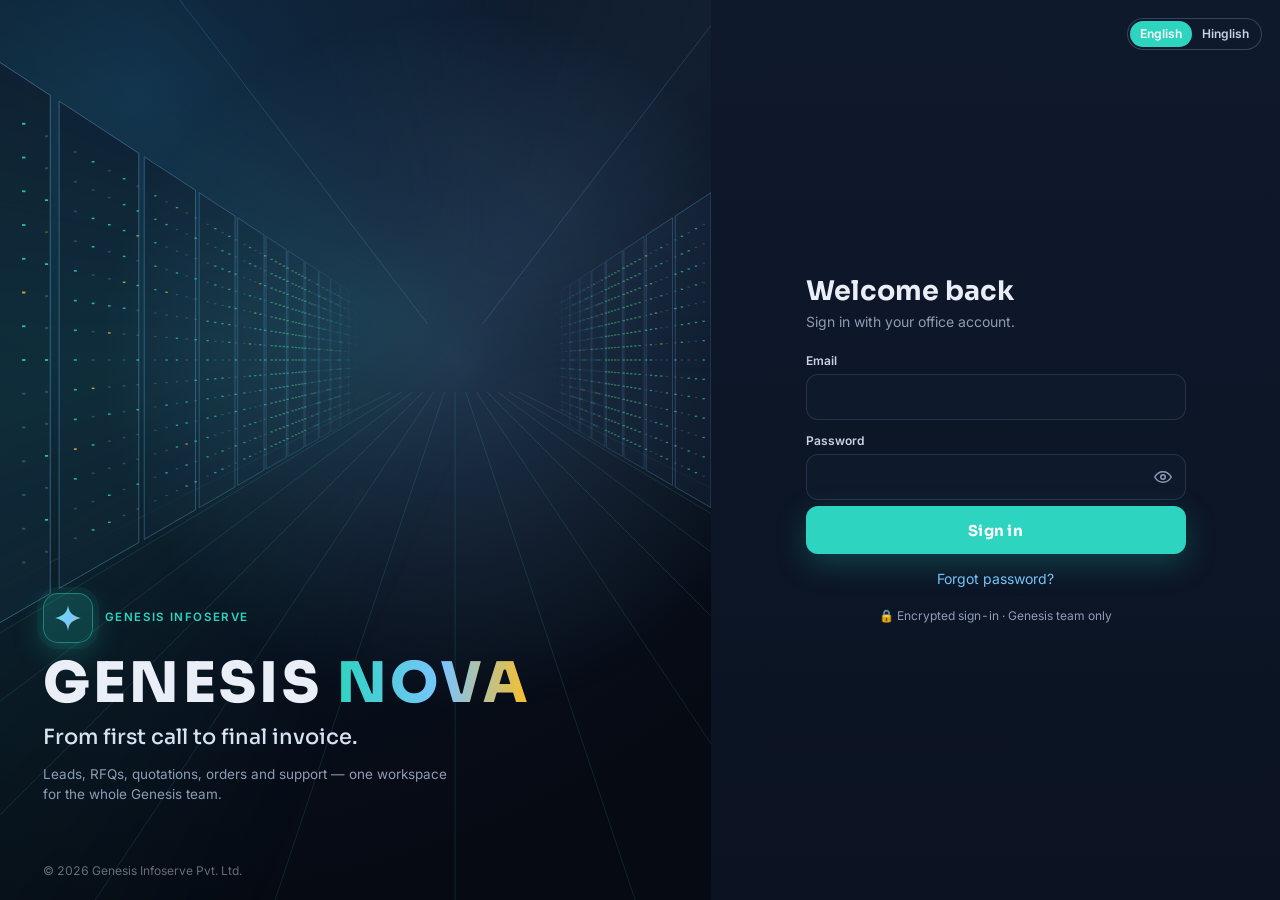
<file: index.html>
<!doctype html>
<html lang="en">
<head>
  <meta charset="utf-8">
  <meta name="viewport" content="width=device-width, initial-scale=1">
  <meta http-equiv="Content-Security-Policy" content="default-src 'self'; script-src 'self'; style-src 'self' 'unsafe-inline'; font-src 'self'; img-src 'self' data: blob: https://*.supabase.co; connect-src 'self' https://*.supabase.co wss://*.supabase.co https://script.google.com https://script.googleusercontent.com https://login.microsoftonline.com https://graph.microsoft.com; object-src 'none'; frame-src 'self' https://login.microsoftonline.com; base-uri 'none'; form-action 'self'; upgrade-insecure-requests">
  <meta name="referrer" content="no-referrer">
  <meta name="robots" content="noindex, nofollow">
  <title>Genesis Nova</title>
  <link rel="icon" href="data:image/svg+xml,%3Csvg xmlns='http://www.w3.org/2000/svg' viewBox='0 0 32 32'%3E%3Crect width='32' height='32' rx='8' fill='%230b1322'/%3E%3Cpath fill='%232dd4bf' d='M16 4c.9 5.9 2.7 9.3 12 12-9.3 2.7-11.1 6.1-12 12-.9-5.9-2.7-9.3-12-12 9.3-2.7 11.1-6.1 12-12z'/%3E%3C/svg%3E">
  <link rel="manifest" href="manifest.webmanifest">
  <meta name="theme-color" content="#0f766e">
  <link rel="apple-touch-icon" href="icon-192.png">
  <meta name="apple-mobile-web-app-capable" content="yes">
  <link rel="preload" href="fonts/inter-latin.woff2" as="font" type="font/woff2" crossorigin>
  <link rel="preload" href="fonts/sora-latin.woff2" as="font" type="font/woff2" crossorigin>
  <link rel="stylesheet" href="styles.css">
  <script src="frame-guard.js"></script>
  <script src="supabase.js" defer></script>
  <link rel="modulepreload" href="core.js"><link rel="modulepreload" href="comms.js"><link rel="modulepreload" href="biz.js"><link rel="modulepreload" href="i18n.js"><link rel="modulepreload" href="data.js"><link rel="modulepreload" href="config.js"><link rel="modulepreload" href="login-fx.js"><link rel="modulepreload" href="lprod.js"><link rel="modulepreload" href="obf.js"><link rel="modulepreload" href="vpo.js"><link rel="modulepreload" href="rte.js"><link rel="modulepreload" href="qpdf.js"><link rel="modulepreload" href="qpick.js"><link rel="modulepreload" href="qcheck.js"><link rel="modulepreload" href="push.js"><link rel="modulepreload" href="files.js"><link rel="modulepreload" href="datebar.js">
  <script type="module" src="main.js"></script>
</head>
<body>
  <div id="root"><div class="empty" style="padding-top:30vh">Loading…</div></div>
  <noscript>Is CRM ko chalane ke liye JavaScript ON karo. / Please enable JavaScript to use this CRM.</noscript>
</body>
</html>
</file>
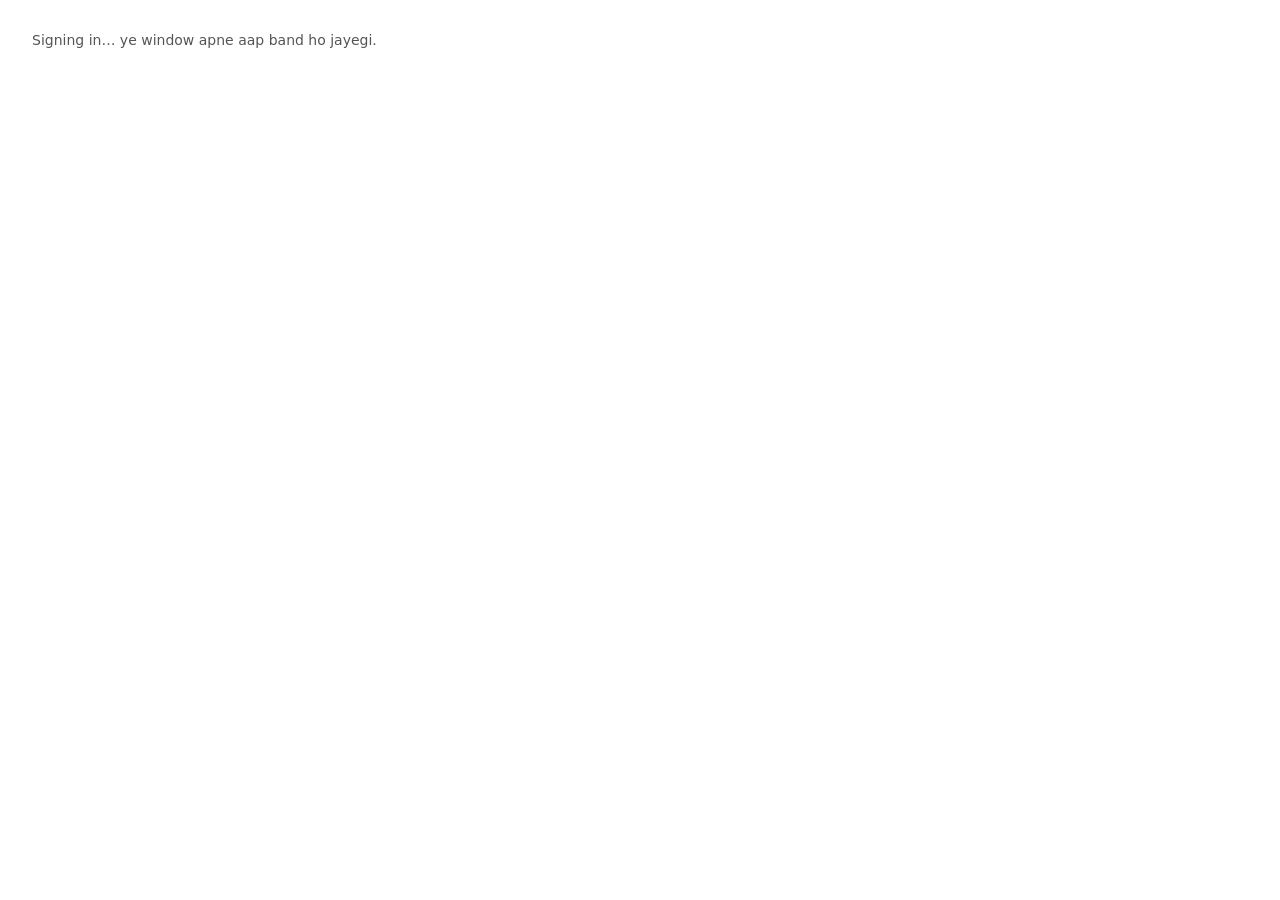
<file: auth-redirect.html>
<!doctype html>
<html lang="en"><head><meta charset="utf-8"><title>Signing in…</title>
<meta http-equiv="Content-Security-Policy" content="default-src 'none'; style-src 'unsafe-inline'">
<meta name="robots" content="noindex"></head>
<body style="font:14px system-ui;padding:24px;color:#555">Signing in… ye window apne aap band ho jayegi.</body></html>
</file>
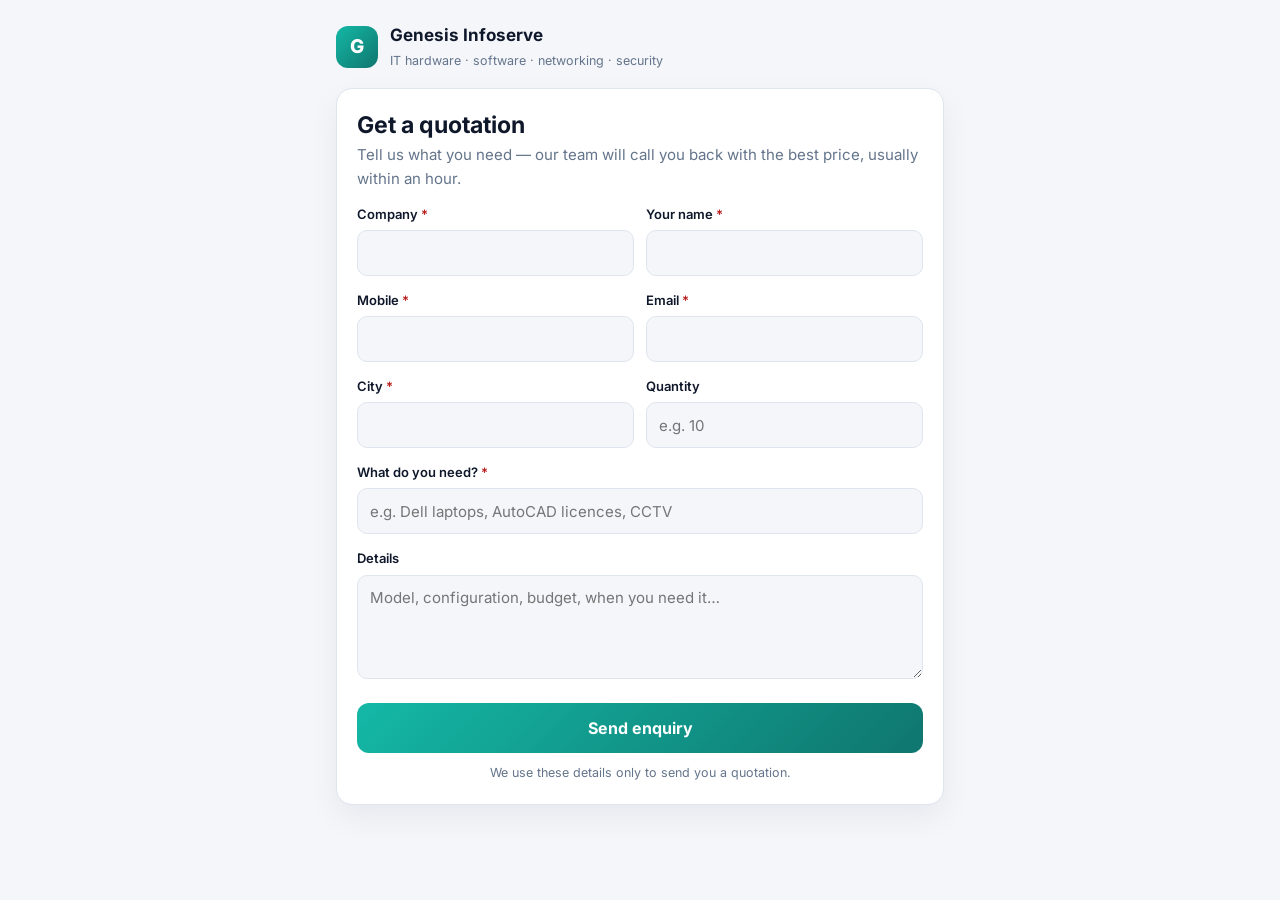
<file: enquiry.html>
<!doctype html>
<html lang="en">
<head>
<meta charset="utf-8">
<meta name="viewport" content="width=device-width, initial-scale=1">
<meta http-equiv="Content-Security-Policy" content="default-src 'self'; script-src 'self'; style-src 'self' 'unsafe-inline'; font-src 'self'; img-src 'self' data:; connect-src 'self' https://*.supabase.co; object-src 'none'; base-uri 'none'; form-action 'none'">
<meta name="referrer" content="no-referrer">
<meta name="robots" content="noindex">
<title>Get a quotation</title>
<link rel="icon" href="data:image/svg+xml,%3Csvg xmlns='http://www.w3.org/2000/svg' viewBox='0 0 32 32'%3E%3Crect width='32' height='32' rx='8' fill='%230b1322'/%3E%3Cpath fill='%232dd4bf' d='M16 4c.9 5.9 2.7 9.3 12 12-9.3 2.7-11.1 6.1-12 12-.9-5.9-2.7-9.3-12-12 9.3-2.7 11.1-6.1 12-12z'/%3E%3C/svg%3E">
<link rel="preload" href="fonts/inter-latin.woff2" as="font" type="font/woff2" crossorigin>
<style>
  @font-face { font-family: "Inter"; font-style: normal; font-display: swap; font-weight: 100 900; src: url(fonts/inter-latin.woff2) format("woff2"); unicode-range: U+0000-00FF,U+0131,U+0152-0153,U+02BB-02BC,U+02C6,U+02DA,U+02DC,U+0304,U+0308,U+0329,U+2000-206F,U+20AC,U+2122,U+2191,U+2193,U+2212,U+2215,U+FEFF,U+FFFD; }
  @font-face { font-family: "Inter"; font-style: normal; font-display: swap; font-weight: 100 900; src: url(fonts/inter-latin-ext.woff2) format("woff2"); unicode-range: U+0100-02BA,U+02BD-02C5,U+02C7-02CC,U+02CE-02D7,U+02DD-02FF,U+1D00-1DBF,U+1E00-1E9F,U+1EF2-1EFF,U+2020,U+20A0-20AB,U+20AD-20C0,U+2113,U+2C60-2C7F,U+A720-A7FF; }
  :root { --bg: #f4f6fa; --card: #ffffff; --ink: #0f172a; --mu: #64748b; --line: #dfe5ee; --acc: #0f766e; --acc2: #14b8a6; --bad: #b91c1c; --bad-bg: #fef2f2; --ok-bg: #ecfdf5; }
  @media (prefers-color-scheme: dark) { :root { --bg: #0b1020; --card: #121a2e; --ink: #e5e9f2; --mu: #94a3b8; --line: #243049; --acc: #2dd4bf; --acc2: #14b8a6; --bad: #fca5a5; --bad-bg: #3b1219; --ok-bg: #0d2a24; } }
  * { box-sizing: border-box; }
  body { margin: 0; background: var(--bg); color: var(--ink); font: 15px/1.55 Inter, system-ui, -apple-system, "Segoe UI", Roboto, sans-serif; }
  .wrap { max-width: 640px; margin: 0 auto; padding: 22px 16px 48px; }
  header { display: flex; align-items: center; gap: 12px; margin-bottom: 16px; }
  .logo { width: 42px; height: 42px; border-radius: 12px; flex: none; display: grid; place-items: center; color: #fff; font-weight: 800; font-size: 19px; background: linear-gradient(135deg, #14b8a6, #0f766e); }
  header b { font-size: 17px; display: block; }
  .mu { color: var(--mu); }
  .card { background: var(--card); border: 1px solid var(--line); border-radius: 16px; padding: 22px 20px; box-shadow: 0 12px 32px rgba(15, 23, 42, .06); }
  h1 { font-size: 23px; line-height: 1.25; margin: 0 0 4px; }
  .grid { display: grid; grid-template-columns: 1fr 1fr; gap: 0 12px; }
  @media (max-width: 560px) { .grid { grid-template-columns: 1fr; } }
  label { display: block; font-weight: 600; font-size: 13px; margin: 14px 0 6px; }
  input, textarea { width: 100%; height: 46px; border: 1px solid var(--line); border-radius: 10px; padding: 0 12px; font: inherit; color: inherit; background: var(--bg); }
  textarea { height: auto; min-height: 104px; padding: 10px 12px; resize: vertical; }
  input:focus, textarea:focus { outline: 2px solid var(--acc2); outline-offset: 1px; border-color: transparent; }
  .req { color: var(--bad); }
  button { width: 100%; height: 50px; margin-top: 18px; border: 0; border-radius: 12px; cursor: pointer; color: #fff; font: 700 16px Inter, system-ui, sans-serif; background: linear-gradient(135deg, #14b8a6, #0f766e); }
  button:disabled { opacity: .65; cursor: wait; }
  .hp { position: absolute; left: -9999px; width: 1px; height: 1px; overflow: hidden; }
  .msg { margin-top: 14px; padding: 10px 12px; border-radius: 10px; background: var(--bad-bg); color: var(--bad); font-weight: 600; font-size: 14px; }
  .done { text-align: center; background: var(--ok-bg); }
  .done .big { font-size: 44px; line-height: 1; }
  .small { font-size: 12.5px; }
  footer { margin-top: 16px; text-align: center; font-size: 13.5px; }
  footer a { color: var(--acc); text-decoration: none; font-weight: 600; }
</style>
</head>
<body>
<div class="wrap">
  <header><div class="logo" aria-hidden="true">G</div><div><b id="coName">Genesis Infoserve</b><span class="mu small">IT hardware · software · networking · security</span></div></header>
  <main class="card" id="formCard">
    <h1>Get a quotation</h1>
    <p class="mu" style="margin:0">Tell us what you need — our team will call you back with the best price, usually within an hour.</p>
    <form id="f" novalidate>
      <div class="grid">
        <div><label for="company">Company <span class="req">*</span></label><input id="company" name="company" required maxlength="200" autocomplete="organization"></div>
        <div><label for="contact">Your name <span class="req">*</span></label><input id="contact" name="contact" required maxlength="120" autocomplete="name"></div>
        <div><label for="phone">Mobile <span class="req">*</span></label><input id="phone" name="phone" required maxlength="40" inputmode="tel" autocomplete="tel"></div>
        <div><label for="email">Email <span class="req">*</span></label><input id="email" name="email" type="email" required maxlength="200" autocomplete="email"></div>
        <div><label for="city">City <span class="req">*</span></label><input id="city" name="city" required maxlength="80" autocomplete="address-level2" list="cities"></div>
        <div><label for="qty">Quantity</label><input id="qty" name="qty" maxlength="40" placeholder="e.g. 10"></div>
      </div>
      <label for="product">What do you need? <span class="req">*</span></label>
      <input id="product" name="product" required maxlength="200" list="products" placeholder="e.g. Dell laptops, AutoCAD licences, CCTV">
      <label for="details">Details</label>
      <textarea id="details" name="details" maxlength="4000" placeholder="Model, configuration, budget, when you need it…"></textarea>
      <div class="hp" aria-hidden="true"><label for="website_url">Leave this empty</label><input id="website_url" name="website_url" tabindex="-1" autocomplete="off"></div>
      <div class="msg" id="msg" role="alert" hidden></div>
      <button type="submit" id="go">Send enquiry</button>
      <p class="mu small" style="text-align:center;margin:10px 0 0">We use these details only to send you a quotation.</p>
    </form>
  </main>
  <section class="card done" id="done" hidden>
    <div class="big" aria-hidden="true">✅</div>
    <h1 style="margin-top:10px">Thank you!</h1>
    <p id="doneText" style="margin:6px 0 0">We have your enquiry. Our team will call you shortly.</p>
  </section>
  <footer id="coContact" class="mu"></footer>
</div>
<datalist id="products">
  <option>Laptops</option><option>Desktops</option><option>Workstations</option><option>Servers</option><option>Printers / plotters</option>
  <option>AutoCAD / Autodesk licences</option><option>Microsoft 365 / Windows licences</option><option>Adobe licences</option>
  <option>Firewall</option><option>Antivirus / endpoint security</option><option>CCTV cameras</option><option>Networking / Wi-Fi</option>
  <option>UPS</option><option>Projectors / displays</option><option>Storage / NAS</option><option>AMC / support</option>
</datalist>
<datalist id="cities"><option>Mumbai</option><option>Navi Mumbai</option><option>Thane</option><option>Pune</option><option>Nashik</option><option>Delhi</option><option>Bengaluru</option><option>Hyderabad</option><option>Chennai</option><option>Ahmedabad</option></datalist>
<script type="module" src="enquiry.js"></script>
</body>
</html>
</file>
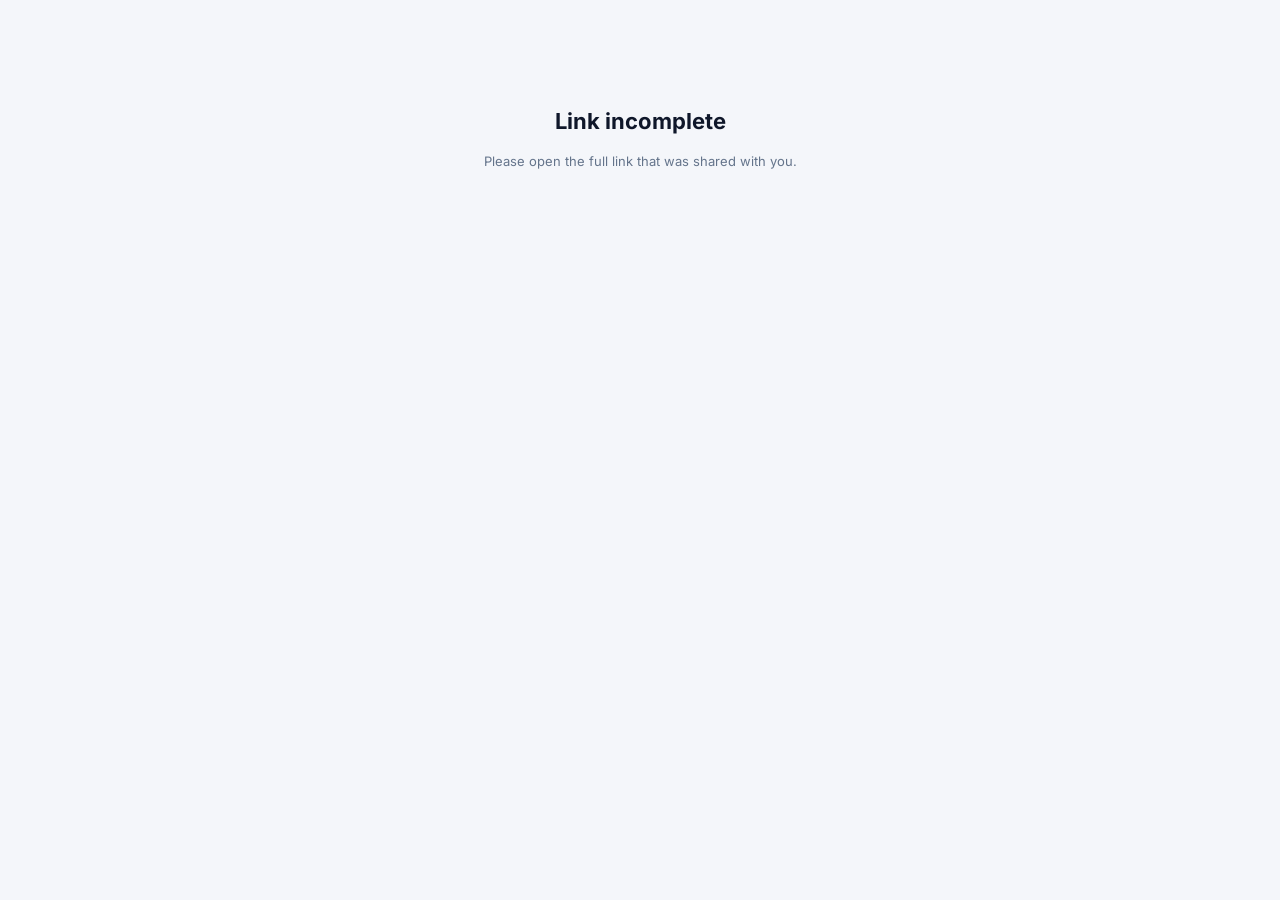
<file: quote.html>
<!doctype html>
<html lang="en">
<head>
<meta charset="utf-8">
<meta name="viewport" content="width=device-width, initial-scale=1">
<meta name="referrer" content="no-referrer">
<meta name="robots" content="noindex, nofollow">
<meta http-equiv="Content-Security-Policy" content="default-src 'self'; script-src 'self'; style-src 'self' 'unsafe-inline'; font-src 'self'; img-src 'self' data:; connect-src https://*.supabase.co; object-src 'none'; base-uri 'none'; form-action 'none'; upgrade-insecure-requests">
<title>Quotation</title>
<style>
@font-face { font-family: "Inter"; font-style: normal; font-display: swap; font-weight: 100 900; src: url(fonts/inter-latin.woff2) format("woff2"); unicode-range: U+0000-00FF,U+0131,U+0152-0153,U+02BB-02BC,U+02C6,U+02DA,U+02DC,U+0304,U+0308,U+0329,U+2000-206F,U+20AC,U+2122,U+2191,U+2193,U+2212,U+2215,U+FEFF,U+FFFD; }
@font-face { font-family: "Inter"; font-style: normal; font-display: swap; font-weight: 100 900; src: url(fonts/inter-latin-ext.woff2) format("woff2"); unicode-range: U+0100-02BA,U+02BD-02C5,U+02C7-02CC,U+02CE-02D7,U+02DD-02FF,U+0304,U+0308,U+0329,U+1D00-1DBF,U+1E00-1E9F,U+1EF2-1EFF,U+2020,U+20A0-20AB,U+20AD-20C0,U+2113,U+2C60-2C7F,U+A720-A7FF; }
  :root { --bg:#f4f6fa; --card:#fff; --ink:#0f172a; --mu:#64748b; --line:#e2e8f0; --acc:#2563eb; --good:#059669; --warn:#d97706; }
  @media (prefers-color-scheme: dark) { :root { --bg:#0b1020; --card:#121a2e; --ink:#e5e9f2; --mu:#94a3b8; --line:#243049; --acc:#60a5fa; --good:#34d399; --warn:#fbbf24; } }
  * { box-sizing:border-box } body { margin:0; background:var(--bg); color:var(--ink); font:14.5px/1.55 Inter, system-ui, sans-serif }
  .wrap { max-width:1200px; margin:0 auto; padding:24px 16px 60px }
  .card { background:var(--card); border:1px solid var(--line); border-radius:14px; padding:24px; box-shadow:0 1px 2px rgba(0,0,0,.04) }
  .hd { display:flex; justify-content:space-between; gap:16px; flex-wrap:wrap; border-bottom:2px solid var(--acc); padding-bottom:14px; margin-bottom:16px }
  h1 { margin:0; font-size:22px } h2 { margin:0 0 4px; font-size:18px; letter-spacing:.5px; color:var(--acc) }
  .mu { color:var(--mu); font-size:13px } .r { text-align:right }
  .tw { overflow-x:auto; margin:16px 0 } table { width:100%; border-collapse:collapse; min-width:560px }
  th, td { padding:9px 10px; border-bottom:1px solid var(--line); text-align:left; vertical-align:top } th { font-size:12px; text-transform:uppercase; color:var(--mu); letter-spacing:.4px }
  td.r, th.r { text-align:right; white-space:nowrap } .tot td { border:0; padding:4px 10px } .grand td { font-size:18px; font-weight:700; border-top:2px solid var(--line); padding-top:10px }
  .actions { display:flex; gap:10px; flex-wrap:wrap; margin-top:20px } button, .btn { font:inherit; font-weight:600; border-radius:10px; padding:11px 18px; border:1px solid var(--line); background:var(--card); color:var(--ink); cursor:pointer; text-decoration:none }
  button.pri { background:var(--good); border-color:var(--good); color:#fff } button:disabled { opacity:.6; cursor:default }
  textarea { width:100%; min-height:90px; font:inherit; padding:10px; border-radius:10px; border:1px solid var(--line); background:var(--bg); color:var(--ink); margin-top:10px }
  .note { padding:12px 14px; border-radius:10px; margin-top:16px; font-weight:500 } .note.ok { background:color-mix(in srgb, var(--good) 14%, transparent) } .note.w { background:color-mix(in srgb, var(--warn) 16%, transparent) }
  .center { text-align:center; padding:80px 16px } pre { white-space:pre-wrap; font:inherit; margin:0 }
  .blk { margin-top:18px } .blk > b.t { display:block; font-size:12px; text-transform:uppercase; letter-spacing:.4px; color:var(--mu); margin-bottom:6px }
  .rich { font-size:13.5px; line-height:1.55; overflow-wrap:break-word } .rich > :first-child { margin-top:0 } .rich p { margin:0 0 6px } .rich ol, .rich ul { margin:0 0 6px; padding-left:22px } .rich li { margin:2px 0 }
  .rich h3 { font-size:16px; margin:10px 0 6px } .rich h4 { font-size:14px; margin:8px 0 4px } .rich blockquote { margin:0 0 6px 24px }
  .rich table { min-width:0; margin:6px 0 10px } .rich th, .rich td { border:1px solid var(--line); padding:6px 8px; text-transform:none; letter-spacing:0; font-size:inherit; color:inherit }
  .rich th { background:color-mix(in srgb, var(--mu) 10%, transparent); font-weight:600 } .rich hr { border:0; border-top:1px solid var(--line) } .rich a { color:var(--acc) }
  @media (prefers-color-scheme: dark) { .rich { background:#fff; color:#111827; padding:12px 14px; border-radius:10px } .rich th, .rich td { border-color:#c9ced6 } .rich th { background:#f1f3f6 } .rich a { color:#0f766e } }
  .annex { margin-top:16px }
  .terms { display:grid; grid-template-columns:repeat(auto-fill, minmax(190px, 1fr)); gap:8px 16px; margin-top:14px; padding:12px 14px; border:1px solid var(--line); border-radius:12px }
  .terms div { display:flex; flex-direction:column; font-size:13.5px } .terms span { font-size:11.5px; text-transform:uppercase; letter-spacing:.4px }
  pre.dt { font-size:12.5px; margin-top:2px }
  .optbox table th:first-child { width:34px } .optbox input[type=checkbox] { width:18px; height:18px; accent-color:var(--good); cursor:pointer; margin:0 }
  .optbox tr.on td { background:color-mix(in srgb, var(--good) 10%, transparent) }
  .optsum { margin-top:8px; padding:10px 12px; border-radius:10px; background:color-mix(in srgb, var(--good) 13%, transparent); font-weight:600 }
  table { min-width:980px } td.c, th.c { text-align:center } td.nw { white-space:nowrap } pre.pn { font-weight:600 } .pick tr:not(.tot):not(.grand) > td:nth-child(3), .tw:not(.pick) > table tr:not(.tot):not(.grand) > td:nth-child(2) { min-width:220px } .tw th, .tw td { padding:9px 7px } .tw th { font-size:11px } pre.dt { font-style:italic; font-size:13px }
  th { vertical-align:middle } .tot td.nob, .grand td.nob { border:0 } .tot td.lb, .grand td.lb { border-left:1px solid var(--line) } .tot td { border-bottom:1px solid var(--line) }
  .pickhint { margin:14px 0 4px; padding:9px 12px; border-radius:10px; background:color-mix(in srgb, var(--acc) 10%, transparent); font-size:14px }
  .pick th.ck, .pick td.ck { width:36px; text-align:center } .pick input[type=checkbox] { width:20px; height:20px; accent-color:var(--good); cursor:pointer; margin:0 }
  .pick tbody:first-of-type tr { cursor:pointer } .pick tbody:first-of-type tr:not(.on) td:not(.ck) { opacity:.45 } .pick tbody:first-of-type tr:not(.on) td:last-child { text-decoration:line-through }
  .pick tbody:first-of-type tr.on td { background:color-mix(in srgb, var(--good) 7%, transparent) }
  .otag { display:inline-block; font-size:11px; font-weight:600; padding:1px 7px; border-radius:99px; margin-bottom:3px; background:color-mix(in srgb, var(--warn) 22%, transparent) }
  .selsum { margin-top:8px; padding:10px 12px; border-radius:10px; background:color-mix(in srgb, var(--good) 13%, transparent); font-weight:500 } .selsum.bad { background:color-mix(in srgb, #ef4444 15%, transparent) }
  .lnk { background:none; border:0; color:var(--acc); cursor:pointer; font:inherit; text-decoration:underline; padding:0 0 0 8px }
  @media print { body { background:#fff; color:#000 } .actions, #resp { display:none } .card { border:0; box-shadow:none; padding:0 } .annex { break-before:page; margin-top:0 } .rich { background:none; padding:0 } .optbox input, .optbox .hint, .optsum { display:none }
    .pick .ck, .pickhint, .selsum { display:none } .pick tbody:first-of-type tr:not(.on) { display:none } .pick tbody:first-of-type tr.on td { background:none } }
</style>
<style>
  /* PDF made by the CRM from this page: light, flat, the HTML tick boxes hidden (the PDF draws its own), no dimmed rows */
  :root.pdfmode { --bg:#fff; --card:#fff; --ink:#0f172a; --mu:#64748b; --line:#e2e8f0; --acc:#2563eb; --good:#059669; --warn:#d97706; }
  .pdfmode body { background:#fff } .pdfmode .wrap { max-width:none; margin:0; padding:0 }
  .pdfmode .card { border:0; box-shadow:none; border-radius:0; padding:20px 24px } .pdfmode .tw { overflow:visible }
  .pdfmode .rich { background:none; color:inherit; padding:0 } .pdfmode .pick input[type=checkbox] { visibility:hidden }
  .pdfmode .pick tbody:first-of-type tr td, .pdfmode .pick tbody:first-of-type tr:not(.on) td { background:none; opacity:1; text-decoration:none }
  .pdfmode .annex { margin-top:0 } .pdfmode #selSum { display:none }
  .pdfmode table { min-width:0 } .pdfmode th, .pdfmode td { padding:8px 7px } .pdfmode td.nw { white-space:normal }
  .pdfmode .pick tr:not(.tot):not(.grand) > td:nth-child(3) { min-width:200px }
  /* the PDF drawer (html2canvas) cannot read color-mix() → plain colours that look the same on white */
  .pdfmode .note.ok, .pdfmode .optsum, .pdfmode .selsum { background:#dcf1ea } .pdfmode .note.w { background:#fbeedb } .pdfmode .selsum.bad { background:#fde2e2 }
  .pdfmode .rich th { background:#f1f3f6 } .pdfmode .optbox tr.on td { background:#e6f4ef } .pdfmode .pickhint { background:#e9effd } .pdfmode .otag { background:#f9e7cb }
</style>
<script type="module" src="quote.js"></script>
<style>
  /* ERP "Proposal" layout (PDF + print) */
  .prop { font-size:12.5px; color:#111 !important; padding:18px 20px !important }
  .prop .bar { background:#3a78b5; color:#fff; font-weight:700; padding:6px 12px; font-size:14px; display:grid; grid-template-columns:2.2fr 1fr; margin-top:12px }
  .prop .bar.title { display:block; text-align:center; font-size:15px; margin-top:0 }
  .prop .bar > span:last-child { text-align:right }
  .prop .bar:not(:has(span)) { display:block }
  .prop .box { border:1px solid #3a78b5; border-top:0; padding:10px 12px }
  .prop .grid3 { display:grid; grid-template-columns:1.15fr 1.15fr 1fr; gap:16px }
  .prop .dgrid { gap:8px }
  .prop .from { display:flex; gap:10px } .prop .from img { width:92px; height:92px; object-fit:contain; display:block; margin-top:4px }
  .prop .lbl { display:block; font-weight:700; font-size:14px; margin-bottom:4px } .prop .co { font-size:15.5px; margin-bottom:2px }
  .prop table { width:100%; min-width:0 !important; border-collapse:collapse }
  .prop table.kv td { border:1px solid #c5c9cf; padding:4px 6px; font-size:12px; text-transform:none; letter-spacing:0; color:#111; vertical-align:top }
  .prop table.kv td:first-child { font-weight:700; width:46% }
  .prop .th { font-weight:700; border:1px solid #c5c9cf; border-bottom:0; padding:4px 6px; font-size:12px }
  .prop table.items { margin-top:12px } .prop table.items th { background:#fff; color:#111; font-size:12px; text-transform:none; letter-spacing:0; font-weight:700; border:1px solid #9aa1aa; padding:6px 5px; text-align:center; vertical-align:middle }
  .prop table.items td { border:1px solid #9aa1aa; padding:6px 5px; font-size:12px; vertical-align:top }
  .prop table.items td.r, .prop table.items th.r { text-align:right } .prop table.items td.ck, .prop table.items th.ck { width:30px; text-align:center }
  .prop table.items input[type=checkbox] { visibility:hidden; width:16px; height:16px; margin:0 }
  .prop table.items tr > td:nth-child(3) { min-width:230px }
  .prop pre.pn { font-weight:700; text-transform:uppercase; margin:0 } .prop pre.dt { margin:6px 0 0; color:#222 }
  .prop .otag { display:inline-block; margin-top:4px; font-size:11px; background:#f9e7cb; color:#7a4a00; padding:1px 6px; border-radius:4px }
  .prop .pbox { font-size:16px; line-height:1 }
  .prop .sum { display:flex; justify-content:space-between; align-items:flex-end; gap:18px; margin:12px 0 4px }
  .prop .words { font-size:12px; flex:1 } .prop .wv { display:inline-block; min-width:430px }
  .prop table.tots { width:310px; flex:none } .prop table.tots td { border:1px solid #9aa1aa; padding:5px 7px; font-size:12.5px; text-align:right } .prop table.tots tr.grand td { font-size:13.5px }
  .prop .tc { display:grid; grid-template-columns:1fr 260px; gap:16px; align-items:start } .prop .tc .rich { font-size:12px }
  .prop .sign { text-align:center; display:flex; flex-direction:column; align-items:center; gap:6px } .prop .sign img { width:120px; height:120px; object-fit:contain }
  .prop .foot { text-align:center; font-weight:700; font-size:11.5px; margin-top:14px }
  .prop .pickhint { margin:12px 0 0 } .prop pre { white-space:pre-wrap; font-family:inherit; margin:0 }
  .printmode .prop { padding:0 !important } @media print { .prop .bar, .prop .otag { -webkit-print-color-adjust:exact; print-color-adjust:exact } .printmode .annex { break-before:page } }
</style>
</head>
<body>
<div class="wrap" id="app"><div class="center mu">Loading quotation…</div></div>
<noscript><div class="center">Please enable JavaScript to view this quotation.</div></noscript>
</body>
</html>
</file>
<file: styles.css>
/* ===================================================================
   Genesis CRM — design tokens + components
   Light is default; dark via [data-theme="dark"] or system preference.
   =================================================================== */
/* fonts ship with the app: no wait on Google before the first paint, and they work offline (SIL OFL, see fonts/) */
@font-face { font-family: "Inter"; font-style: normal; font-display: swap; font-weight: 100 900; src: url(fonts/inter-latin.woff2) format("woff2"); unicode-range: U+0000-00FF,U+0131,U+0152-0153,U+02BB-02BC,U+02C6,U+02DA,U+02DC,U+0304,U+0308,U+0329,U+2000-206F,U+20AC,U+2122,U+2191,U+2193,U+2212,U+2215,U+FEFF,U+FFFD; }
@font-face { font-family: "Inter"; font-style: normal; font-display: swap; font-weight: 100 900; src: url(fonts/inter-latin-ext.woff2) format("woff2"); unicode-range: U+0100-02BA,U+02BD-02C5,U+02C7-02CC,U+02CE-02D7,U+02DD-02FF,U+0304,U+0308,U+0329,U+1D00-1DBF,U+1E00-1E9F,U+1EF2-1EFF,U+2020,U+20A0-20AB,U+20AD-20C0,U+2113,U+2C60-2C7F,U+A720-A7FF; }
@font-face { font-family: "Sora"; font-style: normal; font-display: swap; font-weight: 100 800; src: url(fonts/sora-latin.woff2) format("woff2"); unicode-range: U+0000-00FF,U+0131,U+0152-0153,U+02BB-02BC,U+02C6,U+02DA,U+02DC,U+0304,U+0308,U+0329,U+2000-206F,U+20AC,U+2122,U+2191,U+2193,U+2212,U+2215,U+FEFF,U+FFFD; }
@font-face { font-family: "Sora"; font-style: normal; font-display: swap; font-weight: 100 800; src: url(fonts/sora-latin-ext.woff2) format("woff2"); unicode-range: U+0100-02BA,U+02BD-02C5,U+02C7-02CC,U+02CE-02D7,U+02DD-02FF,U+0304,U+0308,U+0329,U+1D00-1DBF,U+1E00-1E9F,U+1EF2-1EFF,U+2020,U+20A0-20AB,U+20AD-20C0,U+2113,U+2C60-2C7F,U+A720-A7FF; }
:root {
  --bg: #f6f7f9; --surface: #ffffff; --surface-2: #f1f3f6; --hover: #eef1f5;
  --line: #e3e7ed; --line-2: #d3d9e1;
  --tx: #111827; --tx-2: #4b5563; --mu: #6b7280;
  --accent: #0f766e; --accent-2: #115e59; --accent-soft: #e6f4f2; --on-accent: #ffffff;
  --good: #15803d; --good-soft: #e8f6ee; --warn: #b45309; --warn-soft: #fdf3e2;
  --bad: #b91c1c; --bad-soft: #fdecec; --info: #1d4ed8; --info-soft: #e9effd;
  --shadow: 0 1px 2px rgba(16,24,40,.05), 0 1px 3px rgba(16,24,40,.06);
  --shadow-lg: 0 12px 32px rgba(16,24,40,.14), 0 2px 6px rgba(16,24,40,.06);
  --r: 10px; --r-sm: 7px;
  --side: 232px;
  color-scheme: light;
}
@media (prefers-color-scheme: dark) {
  :root:not([data-theme="light"]) {
    --bg: #0e1116; --surface: #151a21; --surface-2: #1b212a; --hover: #1f2631;
    --line: #262e3a; --line-2: #323c4a;
    --tx: #e6e9ee; --tx-2: #aab3c0; --mu: #8590a0;
    --accent: #2dd4bf; --accent-2: #5eead4; --accent-soft: #12302d; --on-accent: #04201d;
    --good: #4ade80; --good-soft: #10291a; --warn: #fbbf24; --warn-soft: #2d2410;
    --bad: #f87171; --bad-soft: #321616; --info: #93b4ff; --info-soft: #172343;
    --shadow: 0 1px 2px rgba(0,0,0,.4); --shadow-lg: 0 16px 40px rgba(0,0,0,.55);
    color-scheme: dark;
  }
}
:root[data-theme="dark"] {
  --bg: #0e1116; --surface: #151a21; --surface-2: #1b212a; --hover: #1f2631;
  --line: #262e3a; --line-2: #323c4a;
  --tx: #e6e9ee; --tx-2: #aab3c0; --mu: #8590a0;
  --accent: #2dd4bf; --accent-2: #5eead4; --accent-soft: #12302d; --on-accent: #04201d;
  --good: #4ade80; --good-soft: #10291a; --warn: #fbbf24; --warn-soft: #2d2410;
  --bad: #f87171; --bad-soft: #321616; --info: #93b4ff; --info-soft: #172343;
  --shadow: 0 1px 2px rgba(0,0,0,.4); --shadow-lg: 0 16px 40px rgba(0,0,0,.55);
  color-scheme: dark;
}

* { box-sizing: border-box; }
html, body { margin: 0; height: 100%; }
body {
  background: var(--bg); color: var(--tx);
  font: 14px/1.5 "Inter", system-ui, -apple-system, "Segoe UI", Roboto, sans-serif;
  -webkit-font-smoothing: antialiased; font-feature-settings: "cv11", "tnum";
}
button, input, select, textarea { font: inherit; color: inherit; }
a { color: var(--accent); text-decoration: none; }
a:hover { text-decoration: underline; }
:focus-visible { outline: 2px solid var(--accent); outline-offset: 2px; border-radius: 4px; }
[hidden] { display: none !important; }
.sr { position: absolute; width: 1px; height: 1px; overflow: hidden; clip: rect(0 0 0 0); }

/* ---------- buttons & inputs ---------- */
.btn {
  display: inline-flex; align-items: center; gap: 6px; justify-content: center;
  height: 34px; padding: 0 12px; border-radius: var(--r-sm);
  border: 1px solid var(--line-2); background: var(--surface); color: var(--tx);
  font-weight: 500; cursor: pointer; white-space: nowrap; transition: background .12s, border-color .12s;
}
.btn:hover { background: var(--hover); }
.btn:disabled { opacity: .55; cursor: not-allowed; }
.btn.primary { background: var(--accent); border-color: var(--accent); color: var(--on-accent); }
.btn.primary:hover { background: var(--accent-2); }
.btn.danger { color: var(--bad); }
.btn.ghost { border-color: transparent; background: transparent; }
.btn.ghost:hover { background: var(--hover); }
.btn.sm { height: 28px; padding: 0 9px; font-size: 13px; }
.btn.icon { width: 34px; padding: 0; }
.btn svg { width: 16px; height: 16px; flex: none; }

.input, select.input, textarea.input {
  width: 100%; height: 36px; padding: 0 10px; border-radius: var(--r-sm);
  border: 1px solid var(--line-2); background: var(--surface); color: var(--tx);
}
textarea.input { height: auto; min-height: 76px; padding: 8px 10px; resize: vertical; }
.input:focus { outline: none; border-color: var(--accent); box-shadow: 0 0 0 3px var(--accent-soft); }
label.f { display: block; font-size: 12px; font-weight: 600; color: var(--tx-2); margin: 12px 0 4px; }
.grid2 { display: grid; grid-template-columns: 1fr 1fr; gap: 0 12px; }
.grid3 { display: grid; grid-template-columns: repeat(3, 1fr); gap: 0 12px; }
@media (max-width: 640px) { .grid2, .grid3 { grid-template-columns: 1fr; } }
.check { display: inline-flex; align-items: center; gap: 6px; cursor: pointer; user-select: none; }

/* ---------- layout ---------- */
.app { display: grid; grid-template-columns: var(--side) 1fr; min-height: 100vh; }
.side {
  position: sticky; top: 0; height: 100vh; overflow-y: auto;
  background: var(--surface); border-right: 1px solid var(--line);
  display: flex; flex-direction: column; padding: 14px 10px;
}
.brand { display: flex; align-items: center; gap: 10px; padding: 4px 8px 16px; }
.logo {
  width: 32px; height: 32px; border-radius: 9px; display: grid; place-items: center;
  background: var(--accent); color: var(--on-accent); font-weight: 800; font-size: 15px;
}
.brand b { display: block; font-size: 14px; line-height: 1.2; }
.brand small { color: var(--mu); font-size: 11.5px; }
.nav-h { font-size: 11px; font-weight: 600; color: var(--mu); text-transform: uppercase; letter-spacing: .06em; padding: 14px 10px 6px; }
.nav a {
  display: flex; align-items: center; gap: 10px; padding: 7px 10px; border-radius: var(--r-sm);
  color: var(--tx-2); font-weight: 500; text-decoration: none;
}
.nav a svg { width: 17px; height: 17px; flex: none; opacity: .85; }
.nav a:hover { background: var(--hover); color: var(--tx); }
.nav a.on { background: var(--accent-soft); color: var(--accent); }
.nav a .badge { margin-left: auto; }
.side-foot { margin-top: auto; padding-top: 12px; border-top: 1px solid var(--line); }
.me { display: flex; align-items: center; gap: 10px; padding: 8px; border-radius: var(--r-sm); }
.avatar {
  width: 30px; height: 30px; border-radius: 50%; display: grid; place-items: center; flex: none;
  background: var(--surface-2); border: 1px solid var(--line); font-weight: 600; font-size: 12px; color: var(--tx-2);
}
.me b { display: block; font-size: 13px; line-height: 1.2; }
.me small { color: var(--mu); font-size: 11.5px; text-transform: capitalize; }

.main { min-width: 0; display: flex; flex-direction: column; }
.top {
  position: sticky; top: 0; z-index: 20; height: 56px; display: flex; align-items: center; gap: 10px;
  padding: 0 24px; background: color-mix(in srgb, var(--bg) 97%, transparent);
  border-bottom: 1px solid var(--line);
}
.top h1 { font-size: 17px; margin: 0; font-weight: 650; letter-spacing: -.01em; min-width: 0; overflow: hidden; text-overflow: ellipsis; white-space: nowrap; }
.top .sp { flex: 1; }
.search-btn {
  display: flex; align-items: center; gap: 8px; height: 34px; min-width: 240px; padding: 0 10px;
  border: 1px solid var(--line-2); border-radius: var(--r-sm); background: var(--surface); color: var(--mu); cursor: pointer;
}
.search-btn svg { width: 16px; height: 16px; flex: none; }
.search-btn span { white-space: nowrap; }
.search-btn kbd { white-space: nowrap; margin-left: auto; font: 11px/1 inherit; border: 1px solid var(--line-2); border-radius: 4px; padding: 3px 5px; }
.menu-btn { display: none; }
.page { padding: 22px 24px 60px; max-width: 1400px; width: 100%; }
.banner {
  margin: 14px 24px 0; padding: 10px 14px; border-radius: var(--r); display: flex; gap: 10px; align-items: center;
  background: var(--info-soft); color: var(--tx); border: 1px solid color-mix(in srgb, var(--info) 25%, transparent);
}
.banner b { color: var(--info); }

@media (max-width: 900px) {
  .app { grid-template-columns: 1fr; }
  .side { position: fixed; z-index: 60; left: 0; width: 260px; transform: translateX(-100%); transition: transform .2s; box-shadow: var(--shadow-lg); }
  .side.open { transform: none; }
  .menu-btn { display: inline-flex; }
  .top .search-btn { min-width: 0; width: 34px; padding: 0; justify-content: center; flex: none; }
  .top .search-btn span, .top .search-btn kbd { display: none; }
  .top, .page { padding-left: 16px; padding-right: 16px; }
  .banner { margin: 12px 16px 0; }
}

/* ---------- cards, KPIs ---------- */
.card { background: var(--surface); border: 1px solid var(--line); border-radius: var(--r); box-shadow: var(--shadow); }
.card-h { display: flex; align-items: center; gap: 10px; padding: 14px 16px; border-bottom: 1px solid var(--line); }
.card-h h3 { margin: 0; font-size: 14px; font-weight: 650; }
.card-h .sp { flex: 1; }
.card-b { padding: 16px; }
.kpis { display: grid; grid-template-columns: repeat(auto-fill, minmax(165px, 1fr)); gap: 12px; margin-bottom: 16px; }
.kpi { padding: 14px 16px; cursor: default; }
.kpi[data-go] { cursor: pointer; }
.kpi[data-go]:hover { border-color: var(--line-2); }
.kpi .l { color: var(--mu); font-size: 12.5px; font-weight: 500; }
.kpi .v { font-size: 26px; font-weight: 700; letter-spacing: -.02em; margin-top: 2px; }
.kpi .s { color: var(--mu); font-size: 12px; }
.meter { height: 6px; background: var(--surface-2); border-radius: 99px; overflow: hidden; margin-top: 8px; }
.meter i { display: block; height: 100%; background: var(--accent); border-radius: 99px; }
.cols { display: grid; grid-template-columns: 2fr 1fr; gap: 16px; }
.cols > * { min-width: 0; }
@media (max-width: 1100px) { .cols { grid-template-columns: 1fr; } }
.stack > * + * { margin-top: 16px; }

/* ---------- badges / chips ---------- */
.badge {
  display: inline-flex; align-items: center; gap: 4px; height: 22px; padding: 0 8px; border-radius: 99px;
  font-size: 12px; font-weight: 600; background: var(--surface-2); color: var(--tx-2); white-space: nowrap;
}
.badge.good { background: var(--good-soft); color: var(--good); }
.badge.warn { background: var(--warn-soft); color: var(--warn); }
.badge.bad { background: var(--bad-soft); color: var(--bad); }
.badge.info { background: var(--info-soft); color: var(--info); }
.badge.acc { background: var(--accent-soft); color: var(--accent); }
.chip {
  display: inline-flex; align-items: center; height: 26px; padding: 0 10px; border-radius: 99px; cursor: pointer;
  border: 1px solid var(--line-2); background: var(--surface); font-size: 12.5px; font-weight: 500; color: var(--tx-2);
}
.chip:hover { background: var(--hover); }
.chip.on { background: var(--accent); border-color: var(--accent); color: var(--on-accent); }
.chips { display: flex; gap: 6px; flex-wrap: wrap; }
.dot { width: 8px; height: 8px; border-radius: 50%; background: var(--line-2); display: inline-block; flex: none; }
.dot.on { background: var(--good); box-shadow: 0 0 0 3px var(--good-soft); }

/* ---------- toolbar + table ---------- */
.toolbar { display: flex; gap: 8px; align-items: center; flex-wrap: wrap; margin-bottom: 12px; }
.toolbar .input, .toolbar select.input { width: auto; min-width: 140px; }
.toolbar .grow { flex: 1; min-width: 200px; }
.tbl-wrap { overflow-x: auto; }
table.tbl { width: 100%; border-collapse: collapse; }
.tbl th {
  text-align: left; font-size: 12px; font-weight: 600; color: var(--mu); padding: 10px 12px;
  border-bottom: 1px solid var(--line); white-space: nowrap; background: var(--surface);
}
.tbl th[data-sort] { cursor: pointer; }
.tbl th[data-sort]:hover { color: var(--tx); }
.tbl td { padding: 10px 12px; border-bottom: 1px solid var(--line); vertical-align: middle; }
.tbl tr:last-child td { border-bottom: 0; }
.tbl tbody tr { cursor: pointer; }
.tbl tbody tr:hover td { background: var(--hover); }
.tbl .co { font-weight: 600; }
.tbl .sub { color: var(--mu); font-size: 12.5px; }
.tbl td.num, .tbl th.num { text-align: right; font-variant-numeric: tabular-nums; }
.tbl input[type=checkbox] { width: 16px; height: 16px; accent-color: var(--accent); }
.pager { display: flex; align-items: center; gap: 8px; justify-content: flex-end; padding: 12px 16px; color: var(--mu); font-size: 13px; border-top: 1px solid var(--line); }
.bulk {
  position: sticky; bottom: 16px; z-index: 15; display: flex; gap: 8px; align-items: center; flex-wrap: wrap;
  margin-top: 12px; padding: 10px 14px; border-radius: var(--r); background: var(--tx); color: var(--bg); box-shadow: var(--shadow-lg);
}
.bulk .input { width: auto; height: 30px; background: var(--bg); color: var(--tx); }
.empty { padding: 40px 16px; text-align: center; color: var(--mu); }
.empty b { display: block; color: var(--tx); font-size: 15px; margin-bottom: 4px; }

/* ---------- calling queue ---------- */
.queue { display: grid; gap: 10px; }
.qi { display: grid; grid-template-columns: 1fr auto; gap: 12px; padding: 14px 16px; align-items: center; cursor: pointer; }
.qi:hover { border-color: var(--line-2); }
.qi h4 { margin: 0 0 2px; font-size: 15px; }
.qi .meta { color: var(--mu); font-size: 12.5px; display: flex; gap: 10px; flex-wrap: wrap; align-items: center; }
.qi .acts { display: flex; gap: 6px; }
@media (max-width: 640px) { .qi { grid-template-columns: 1fr; } }

/* ---------- kanban ---------- */
.board { display: grid; grid-auto-flow: column; grid-auto-columns: minmax(250px, 1fr); gap: 12px; overflow-x: auto; padding-bottom: 12px; }
.col { background: var(--surface-2); border-radius: var(--r); padding: 10px; min-height: 300px; display: flex; flex-direction: column; gap: 8px; }
.col.drop { outline: 2px dashed var(--accent); outline-offset: -2px; }
.col-h { display: flex; align-items: center; gap: 6px; padding: 2px 4px 6px; font-weight: 650; font-size: 13px; }
.col-h small { color: var(--mu); font-weight: 500; margin-left: auto; }
.kc { padding: 10px 12px; cursor: grab; }
.kc:active { cursor: grabbing; }
.kc b { display: block; font-size: 13.5px; }
.kc .sub { color: var(--mu); font-size: 12px; }
.kc.dragging { opacity: .5; }

/* ---------- drawer & modal ---------- */
.scrim { position: fixed; inset: 0; background: rgba(10,14,20,.45); z-index: 70; animation: fade .15s; }
.drawer {
  position: fixed; top: 0; right: 0; bottom: 0; width: min(620px, 100vw); z-index: 71; background: var(--bg);
  box-shadow: var(--shadow-lg); display: flex; flex-direction: column; animation: slide .18s ease-out;
}
.drawer-h { padding: 16px 20px; background: var(--surface); border-bottom: 1px solid var(--line); }
.drawer-h h2 { margin: 0; font-size: 18px; letter-spacing: -.01em; }
.drawer-b { flex: 1; overflow-y: auto; padding: 16px 20px 40px; }
.modal {
  position: fixed; z-index: 81; left: 50%; top: 8vh; transform: translateX(-50%);
  width: min(560px, calc(100vw - 24px)); max-height: 84vh; overflow-y: auto;
  background: var(--surface); border-radius: 14px; box-shadow: var(--shadow-lg); animation: pop .16s ease-out;
}
.modal.wide { width: min(960px, calc(100vw - 24px)); }
.modal-h { display: flex; align-items: center; padding: 16px 20px; border-bottom: 1px solid var(--line); }
.modal-h h3 { margin: 0; font-size: 16px; }
.modal-b { padding: 4px 20px 20px; }
.modal-f { display: flex; gap: 8px; justify-content: flex-end; padding: 14px 20px; border-top: 1px solid var(--line); }
.scrim.m { z-index: 80; }
@keyframes fade { from { opacity: 0; } }
@keyframes slide { from { transform: translateX(30px); opacity: 0; } }
@keyframes pop { from { transform: translate(-50%, 8px); opacity: 0; } }
@media (prefers-reduced-motion: reduce) { * { animation: none !important; transition: none !important; } }

.contact { display: flex; gap: 8px; flex-wrap: wrap; margin-top: 12px; }
.outcomes { display: grid; grid-template-columns: repeat(4, 1fr); gap: 6px; }
.outcomes .btn { height: 38px; font-size: 13px; }
@media (max-width: 520px) { .outcomes { grid-template-columns: repeat(2, 1fr); } }
.sec { margin-top: 16px; }
.sec-t { font-size: 12px; font-weight: 650; color: var(--mu); text-transform: uppercase; letter-spacing: .05em; margin-bottom: 8px; }
.kv { display: grid; grid-template-columns: 120px 1fr; gap: 6px 12px; font-size: 13.5px; }
.kv dt { color: var(--mu); }
.kv dd { margin: 0; min-width: 0; overflow-wrap: anywhere; }
.timeline { list-style: none; margin: 0; padding: 0; }
.timeline li { display: grid; grid-template-columns: 28px 1fr; gap: 10px; padding: 8px 0; border-bottom: 1px solid var(--line); }
.timeline li:last-child { border: 0; }
.timeline .ic { width: 28px; height: 28px; border-radius: 50%; display: grid; place-items: center; background: var(--surface-2); font-size: 13px; }
.timeline .t { font-size: 12px; color: var(--mu); }
.script { background: var(--surface-2); border-radius: var(--r-sm); padding: 12px 14px; font-size: 13.5px; }
.script p { margin: 0 0 8px; }
.script p:last-child { margin: 0; }
.script b { color: var(--accent); }
details.card > summary { list-style: none; cursor: pointer; padding: 12px 16px; font-weight: 600; }
details.card > summary::-webkit-details-marker { display: none; }
details.card > summary::after { content: "▾"; float: right; color: var(--mu); }
details.card[open] > summary { border-bottom: 1px solid var(--line); }

/* ---------- toast ---------- */
.toasts { position: fixed; z-index: 100; bottom: 18px; left: 50%; transform: translateX(-50%); display: grid; gap: 8px; }
.toast {
  background: var(--tx); color: var(--bg); padding: 10px 16px; border-radius: 10px; box-shadow: var(--shadow-lg);
  font-weight: 500; animation: pop2 .18s ease-out; max-width: 90vw;
}
.toast.bad { background: var(--bad); color: #fff; }
@keyframes pop2 { from { transform: translateY(8px); opacity: 0; } }

/* ---------- command palette ---------- */
.palette { top: 12vh; }
.palette input { border: 0; border-bottom: 1px solid var(--line); border-radius: 0; height: 50px; font-size: 15px; padding: 0 18px; }
.palette input:focus { box-shadow: none; }
.pal-list { max-height: 50vh; overflow-y: auto; padding: 6px; }
.pal-item { display: flex; gap: 10px; align-items: center; padding: 9px 12px; border-radius: var(--r-sm); cursor: pointer; }
.pal-item.on, .pal-item:hover { background: var(--hover); }
.pal-item small { color: var(--mu); margin-left: auto; }

/* ---------- charts ---------- */
.chart { position: relative; }
.chart svg { display: block; width: 100%; height: auto; overflow: visible; }
.chart .grid line { stroke: var(--line); stroke-width: 1; }
.chart .axis text { fill: var(--mu); font-size: 11px; }
.chart .bar { fill: var(--accent); }
.chart .bar.dim { opacity: .45; }
.chart .hit { fill: transparent; cursor: pointer; }
.chart .col { outline: none; }
.chart .bar { transition: fill .15s; }
.chart .bar.zero { fill: var(--line-2); }
.chart .bar.now { fill: var(--accent-2); }
.chart .col:hover .bar:not(.zero), .chart .col.on .bar:not(.zero), .chart .col:focus-visible .bar:not(.zero), .chart .bar.hl { fill: var(--accent-2); filter: brightness(1.12); }
.chart .col:hover .hit, .chart .col.on .hit { fill: color-mix(in srgb, var(--accent) 7%, transparent); }
.chart .val { fill: var(--tx-2); font-size: 11px; font-weight: 700; pointer-events: none; }
.chart .axis text.today { fill: var(--accent); font-weight: 700; }
.tip {
  position: absolute; pointer-events: none; z-index: 5; background: var(--surface); border: 1px solid var(--line-2);
  box-shadow: var(--shadow-lg); border-radius: 8px; padding: 6px 10px; font-size: 12.5px; white-space: nowrap; transform: translate(-50%, -110%);
}
.tip b { display: block; }
.hbar { display: grid; grid-template-columns: 130px 1fr 52px; gap: 10px; align-items: center; padding: 5px 0; font-size: 13px; }
.hbar .trk { height: 10px; background: var(--surface-2); border-radius: 99px; overflow: hidden; }
.hbar .trk i { display: block; height: 100%; background: var(--accent); border-radius: 0 4px 4px 0; }
.hbar .n { text-align: right; font-variant-numeric: tabular-nums; color: var(--tx-2); }

/* ---------- auth screen (Genesis Nova — always the night look) ---------- */
.nova-auth {
  --surface: #0f192c; --surface-2: #14213a; --tx: #e9eef7; --tx-2: #c6d2e3; --mu: #8d9cb4; --line: rgba(148,178,220,.16); --line-2: rgba(148,178,220,.28);
  --accent: #2dd4bf; --accent-soft: rgba(45,212,191,.14); --bg: #0b1322; --hover: rgba(255,255,255,.05);
  min-height: 100vh; display: grid; grid-template-columns: 1.25fr 1fr; background: #060a13; color: var(--tx); color-scheme: dark;
}
.auth-art { position: relative; overflow: hidden; min-height: 280px; background: radial-gradient(120% 90% at 20% 10%, #12304a 0%, #0a1424 45%, #060a13 100%); }
.auth-art canvas { position: absolute; inset: 0; width: 100%; height: 100%; display: block; }
.auth-art::after { content: ""; position: absolute; inset: -30%; background: conic-gradient(from 200deg at 60% 40%, transparent 0deg, rgba(45,212,191,.12) 60deg, transparent 120deg, rgba(124,196,255,.09) 200deg, transparent 260deg); filter: blur(40px); animation: nvspin 30s linear infinite; pointer-events: none; }
@keyframes nvspin { to { transform: rotate(360deg); } }
.auth-brand { position: absolute; left: clamp(20px, 6%, 56px); right: 20px; bottom: clamp(56px, 11%, 96px); z-index: 2; display: grid; gap: 12px; }
.nlogo { width: 50px; height: 50px; border-radius: 15px; display: grid; place-items: center; background: linear-gradient(145deg, rgba(45,212,191,.22), rgba(15,118,110,.38)); border: 1px solid rgba(45,212,191,.45); box-shadow: 0 0 0 6px rgba(45,212,191,.06), 0 10px 30px rgba(45,212,191,.25); }
.nlogo svg { width: 28px; height: 28px; }
.eyebrow { font: 600 11.5px/1 Inter, system-ui, sans-serif; letter-spacing: .14em; text-transform: uppercase; color: #2dd4bf; }
.nword { font: 800 clamp(32px, 4.4vw, 56px)/1 "Sora", "Segoe UI", system-ui, sans-serif; letter-spacing: .06em; margin: 0; color: #e9eef7; }
.nword span { background: linear-gradient(90deg, #2dd4bf, #7cc4ff 55%, #fbbf24); -webkit-background-clip: text; background-clip: text; color: transparent; }
.ntag { font: 500 clamp(16px, 1.7vw, 21px)/1.35 "Sora", system-ui, sans-serif; color: #d7e3f3; margin: 0; animation: nvrise .8s .2s both; }
.nsub { color: #8d9cb4; font-size: 13.5px; margin: 0; max-width: 46ch; animation: nvrise .8s .35s both; }
.auth-copy { position: absolute; left: clamp(20px, 6%, 56px); bottom: 20px; z-index: 2; color: rgba(214,226,242,.45); font-size: 12px; }
.auth-form { position: relative; display: grid; place-items: center; padding: 40px 20px; background: linear-gradient(180deg, #0f192c, #0b1322); }
.auth-form form { width: min(380px, 100%); animation: nvrise .7s .15s cubic-bezier(.2,.7,.2,1) both; }
.auth-form h1 { font: 700 27px/1.2 "Sora", system-ui, sans-serif; margin: 0 0 4px; }
.auth-form .mu { color: var(--mu); margin: 0 0 20px; }
.auth-form .input { height: 46px; border-radius: 12px; background: #0f192c; border-color: var(--line); transition: border-color .25s, box-shadow .25s, background .25s; }
.auth-form .input:focus { border-color: #2dd4bf; box-shadow: 0 0 0 4px rgba(45,212,191,.16); background: #122039; }
.auth-lang { position: absolute; top: 18px; right: 18px; }
.pwf { position: relative; }
.pwf .input { padding-right: 44px; }
.pwf .eye { position: absolute; right: 7px; top: 7px; width: 32px; height: 32px; border: 0; border-radius: 8px; background: transparent; color: var(--mu); cursor: pointer; display: grid; place-items: center; }
.pwf .eye:hover { color: var(--tx); background: var(--hover); }
.nova-btn { position: relative; overflow: hidden; width: 100%; height: 48px; margin-top: 6px; border: 0; border-radius: 12px; font: 700 15px "Sora", system-ui, sans-serif; letter-spacing: .02em; color: #fff; background: linear-gradient(135deg, #14b8a6, #0f766e 60%, #115e59); box-shadow: 0 10px 30px rgba(20,184,166,.28); }
.nova-btn:hover { box-shadow: 0 14px 36px rgba(20,184,166,.42); background: linear-gradient(135deg, #14b8a6, #0f766e 60%, #115e59); }
.nova-btn::after { content: ""; position: absolute; inset: 0; background: linear-gradient(110deg, transparent 30%, rgba(255,255,255,.28) 50%, transparent 70%); transform: translateX(-100%); animation: nvshine 3.6s 1.5s infinite; }
@keyframes nvshine { 0% { transform: translateX(-100%); } 35%, 100% { transform: translateX(100%); } }
.auth-links { text-align: center; margin: 14px 0 0; }
.auth-links a { color: #7cc4ff; }
.secure { text-align: center; color: var(--mu); font-size: 12px; margin: 18px 0 0; }
@keyframes nvrise { from { opacity: 0; transform: translateY(14px); } to { opacity: 1; transform: none; } }
@media (max-width: 860px) {
  .nova-auth { grid-template-columns: 1fr; grid-template-rows: auto 1fr; }
  .auth-art { min-height: 300px; }
  .auth-brand { bottom: 44px; } .nword { font-size: 34px; } .nsub { display: none; }
  .auth-form { padding-top: 64px; }
}

/* ---------- Genesis Nova: sidebar brand + calm in-app motion ---------- */
.nlogo-s { background: linear-gradient(145deg, #0f766e, #115e59); }
.nlogo-s svg { width: 19px; height: 19px; }
.bword { font-family: "Sora", system-ui, sans-serif; letter-spacing: .08em; font-size: 13.5px !important; }
.nav a { transition: background .2s, color .2s, transform .12s; }
.nav a:active { transform: scale(.98); }
.btn { transition: background .15s, border-color .15s, color .15s, box-shadow .2s, transform .1s; }
.btn:active:not(:disabled) { transform: scale(.97); }
.kpi, .pitem, .card.pgroup { transition: transform .2s, box-shadow .2s, border-color .2s; }
.kpi:hover { transform: translateY(-2px); box-shadow: var(--shadow-lg); }
.page.enter > *, .page.enter .kpis > *, .page.enter .cols > *, .page.enter .pcat > * { animation: nvrise .28s cubic-bezier(.2,.7,.2,1) both; }
.page.enter > *:nth-child(2) { animation-delay: .03s; } .page.enter > *:nth-child(3) { animation-delay: .06s; } .page.enter > *:nth-child(4) { animation-delay: .09s; } .page.enter > *:nth-child(n+5) { animation-delay: .12s; }
.page.enter .kpis > *:nth-child(2) { animation-delay: .06s; } .page.enter .kpis > *:nth-child(3) { animation-delay: .12s; } .page.enter .kpis > *:nth-child(4) { animation-delay: .18s; } .page.enter .kpis > *:nth-child(n+5) { animation-delay: .24s; }
.tbl tbody tr { transition: background .15s; }
@media (prefers-reduced-motion: reduce) {
  .auth-art::after, .nova-btn::after { animation: none; }
  .page.enter > *, .page.enter .kpis > *, .auth-form form, .ntag, .nsub { animation: none !important; }
  .kpi:hover { transform: none; }
}

.mu { color: var(--mu); }
.row { display: flex; gap: 8px; align-items: center; flex-wrap: wrap; }
.right { margin-left: auto; }
.mono { font-family: ui-monospace, SFMono-Regular, Menlo, monospace; font-size: 12.5px; }
pre.log { background: var(--surface-2); border-radius: var(--r-sm); padding: 10px 12px; font-size: 12px; white-space: pre-wrap; margin: 6px 0 0; max-height: 220px; overflow: auto; }

/* ---------- printable quotation ---------- */
.qdoc { background: #fff; color: #111; padding: 28px; font-size: 12.5px; }
.qdoc h2 { margin: 0; font-size: 18px; }
.qdoc table { width: 100%; border-collapse: collapse; margin-top: 12px; }
.qdoc th, .qdoc td { border: 1px solid #c9ced6; padding: 6px 8px; text-align: left; vertical-align: top; }
.qdoc th { background: #f1f3f6; }
.qdoc .r { text-align: right; }
.qdoc .hd { display: flex; justify-content: space-between; gap: 20px; border-bottom: 2px solid #0f766e; padding-bottom: 12px; }
@media print {
  body > *:not(.print-root) { display: none !important; }
  .print-root { display: block !important; }
  .qdoc { padding: 0; }
}
.print-root { display: none; }

/* ---------- locks ---------- */
.lockbar { display: flex; gap: 10px; align-items: center; margin-top: 10px; padding: 9px 12px; border-radius: var(--r-sm); font-size: 13.5px; border: 1px solid transparent; }
.lockbar > div { flex: 1; min-width: 0; }
.lockbar b { display: block; }
.lockbar small { color: var(--tx-2); font-size: 12px; }
.lockbar.mine { background: var(--accent-soft); border-color: color-mix(in srgb, var(--accent) 30%, transparent); }
.lockbar.other { background: var(--warn-soft); border-color: color-mix(in srgb, var(--warn) 35%, transparent); }
.lockbar.free { background: var(--surface-2); border-color: var(--line); }
.btn[aria-disabled="true"] { cursor: default; opacity: .75; }
fieldset[disabled] .input { opacity: .7; }

/* ---------- bell + notifications ---------- */
.bell { position: relative; font-size: 16px; }
.bell .badge { position: absolute; top: -2px; right: -4px; height: 17px; min-width: 17px; padding: 0 4px; font-size: 10.5px; justify-content: center; }
.notif-panel { position: fixed; z-index: 90; width: min(380px, calc(100vw - 16px)); max-height: 70vh; display: flex; flex-direction: column; box-shadow: var(--shadow-lg); animation: pop2 .15s ease-out; }
.notif-list { overflow-y: auto; }
.notif { padding: 10px 14px 10px 12px; border-bottom: 1px solid var(--line); cursor: pointer; display: flex; gap: 10px; align-items: flex-start; position: relative; }
.n-group:last-child .notif:last-child { border-bottom: 0; }
.n-ic { flex: none; width: 32px; height: 32px; border-radius: 10px; display: grid; place-items: center; font-size: 15px; background: var(--hover); }
.notif.unread .n-ic { background: var(--surface); box-shadow: 0 0 0 1px var(--line); }
.n-body { flex: 1; min-width: 0; }
.n-top { display: flex; gap: 8px; align-items: baseline; }
.n-top b { flex: 1; min-width: 0; font-size: 13.5px; overflow-wrap: anywhere; }
.n-time { flex: none; font-size: 11.5px; color: var(--mu); white-space: nowrap; }
.n-txt { font-size: 12.5px; color: var(--mu); margin-top: 2px; overflow-wrap: anywhere; display: -webkit-box; -webkit-line-clamp: 2; -webkit-box-orient: vertical; overflow: hidden; }
.n-dot { position: absolute; right: 8px; top: 50%; width: 7px; height: 7px; border-radius: 50%; background: var(--accent); transform: translateY(-50%); }
.notif.unread .n-body { padding-right: 10px; }
.n-day { position: sticky; top: 0; z-index: 1; display: flex; justify-content: space-between; align-items: center; padding: 7px 14px; font-size: 11.5px; font-weight: 700; letter-spacing: .04em; text-transform: uppercase; color: var(--mu); background: color-mix(in srgb, var(--surface) 98%, transparent); border-bottom: 1px solid var(--line); }
.n-dc { font-weight: 600; background: var(--hover); border-radius: 99px; padding: 1px 7px; letter-spacing: 0; }
.n-count { margin-left: 8px; background: var(--accent); color: var(--on-accent); border-radius: 99px; font-size: 11.5px; font-weight: 700; padding: 1px 8px; }
.n-tabs { display: flex; gap: 6px; padding: 0 14px 10px; border-bottom: 1px solid var(--line); }
.notif:hover { background: var(--hover); }
.notif.unread { background: var(--accent-soft); }
.notif.unread:hover { background: color-mix(in srgb, var(--accent-soft) 70%, var(--hover)); }

/* ---------- inbox ---------- */
.inbox { display: grid; grid-template-columns: minmax(280px, 380px) 1fr; gap: 14px; align-items: start; }
.ib-list { max-height: calc(100vh - 250px); overflow-y: auto; }
.ib-item { padding: 11px 14px; border-bottom: 1px solid var(--line); cursor: pointer; }
.ib-item:hover { background: var(--hover); }
.ib-item.on { background: var(--accent-soft); box-shadow: inset 3px 0 0 var(--accent); }
.ib-item.unread .ib-co, .ib-item.unread .ib-sub { font-weight: 700; }
.ib-co { overflow: hidden; text-overflow: ellipsis; white-space: nowrap; min-width: 0; }
.ib-sub { font-size: 13px; overflow: hidden; text-overflow: ellipsis; white-space: nowrap; }
.ib-snip { font-size: 12.5px; color: var(--mu); overflow: hidden; text-overflow: ellipsis; display: -webkit-box; -webkit-line-clamp: 2; -webkit-box-orient: vertical; }
.ib-read { min-height: 300px; position: sticky; top: 70px; }
.ib-head { padding: 16px 18px; border-bottom: 1px solid var(--line); }
.ib-body { padding: 16px 18px; font-size: 14px; line-height: 1.6; max-height: calc(100vh - 380px); overflow-y: auto; overflow-wrap: anywhere; }
.ib-actions { display: flex; gap: 8px; flex-wrap: wrap; align-items: center; padding: 12px 18px; border-top: 1px solid var(--line); }
@media (max-width: 900px) {
  .inbox { grid-template-columns: 1fr; }
  .ib-list { max-height: none; }
  .ib-read { position: static; }
  .ib-body { max-height: none; }
}

/* modal: header + footer always visible, only the body scrolls */
.modal { display: flex; flex-direction: column; overflow: hidden; max-height: 88vh; top: 6vh; }
.modal-b { overflow-y: auto; flex: 1 1 auto; min-height: 0; }
.modal-h, .modal-f { flex: none; }
.modal-f { flex-wrap: wrap; background: var(--surface); }

/* language switch */
.langsw { display: inline-flex; border: 1px solid var(--line-2); border-radius: 99px; padding: 2px; background: var(--surface); flex: none; }
.langsw button { border: 0; background: transparent; color: var(--tx-2); font-size: 12px; font-weight: 600; padding: 4px 10px; border-radius: 99px; cursor: pointer; }
.langsw button.on { background: var(--accent); color: var(--on-accent); }
@media (max-width: 900px) { .langsw button { padding: 4px 7px; font-size: 11px; } }

/* import center */
.dropzone { display: grid; place-items: center; gap: 4px; text-align: center; margin-top: 14px; padding: 28px 16px; border: 2px dashed var(--line-2); border-radius: var(--r); cursor: pointer; background: var(--surface-2); transition: border-color .15s, background .15s; }
.dropzone:hover, .dropzone.on { border-color: var(--accent); background: var(--accent-soft); }
.kpi[data-f] { cursor: pointer; }
.kpi .btn { max-width: 100%; }

/* ---------- business suite ---------- */
.qtrack { margin-top: 12px; padding: 10px 12px; border-radius: 10px; background: var(--accent-soft); border: 1px dashed var(--line); font-size: 13px; display: flex; flex-wrap: wrap; gap: 8px; align-items: center }
.margin { margin-top: 8px; padding: 8px 10px; border-radius: 8px; font-size: 13px; border: 1px solid var(--line) }
.margin.good { background: var(--good-soft) }
.margin.warn { background: var(--warn-soft) }
.margin.bad { background: var(--bad-soft) }
.lp-row { padding: 7px 0; border-bottom: 1px solid var(--line); flex-wrap: nowrap; gap: 8px; font-size: 13.5px }
.lp-row:last-child { border-bottom: 0 }
.lp-row[data-lpr], .lp-row[data-lpt] { cursor: pointer }
.tbl.att td { padding-top: 6px; padding-bottom: 6px }
.dupg .card-h h3 { font-size: 14px }
.steps { margin: 6px 0 14px; padding-left: 20px; line-height: 1.9 }
.steps li { margin-bottom: 4px }
.steps .btn.sm { vertical-align: middle; height: 24px; padding: 0 8px }

/* ---------- product catalogue ---------- */
.pcat { columns: 2 420px; column-gap: 16px }
.pgroup { break-inside: avoid; margin-bottom: 16px; display: inline-block; width: 100% }
.plist { padding: 4px 8px 8px }
.pitem { display: flex; align-items: center; gap: 12px; padding: 9px 8px; border-radius: 10px }
.pitem + .pitem { border-top: 1px solid var(--line) }
.pitem[data-pid] { cursor: pointer }
.pitem[data-pid]:hover { background: var(--hover) }
.pitem.off { opacity: .55 }
.pbadge { flex: none; width: 34px; height: 34px; border-radius: 9px; color: #fff; font: 700 12px/34px Inter, sans-serif; text-align: center; letter-spacing: -.3px }
.pmain { flex: 1; min-width: 0 }
.pname { font-size: 13.5px }
.pmain .sub { white-space: nowrap; overflow: hidden; text-overflow: ellipsis }
.pprice { text-align: right; white-space: nowrap }

/* live delete from another device */
.rt-gone { animation: rtgone .3s ease forwards; pointer-events: none; }
@keyframes rtgone { to { opacity: 0; transform: translateX(14px); } }
@media (prefers-reduced-motion: reduce) { .rt-gone { animation: none; opacity: 0; } }

/* undo toast + recent changes */
.toast.act { display: flex; align-items: center; gap: 14px; }
.toast.act button { border: 0; border-radius: 8px; padding: 5px 10px; font: 700 13px Inter, system-ui, sans-serif; cursor: pointer; background: var(--accent); color: var(--on-accent); white-space: nowrap; }
.hlist { display: grid; }
.hrow { display: flex; align-items: center; gap: 12px; padding: 10px 4px; border-bottom: 1px solid var(--line); }
.hrow:last-child { border-bottom: 0; }
.hrow.undone .hsum { text-decoration: line-through; color: var(--mu); }
.hmain { flex: 1; min-width: 0; }
.hsum { font-size: 13.5px; overflow-wrap: anywhere; }

/* templates list: buttons drop below the name on phones */
@media (max-width: 560px) { .tpl-row { flex-wrap: wrap !important; } .tpl-row > div:first-child { flex-basis: 100% !important; } }

/* automation: lead quality */
.lq { display: grid; grid-template-columns: repeat(2, minmax(0, 1fr)); gap: 8px; }
.lq > div { background: var(--surface-2); border-radius: 10px; padding: 10px 12px; display: grid; gap: 2px; }
.lq b { font-size: 20px; }
.lq span { font-size: 12px; color: var(--mu); }

/* products: delete buttons */
.pitem .pdel { opacity: 0; transition: opacity .15s; color: var(--mu); }
.pitem:hover .pdel, .pitem .pdel:focus-visible { opacity: 1; }
.pdel:hover { color: #dc2626; }
@media (hover: none) { .pitem .pdel { opacity: .7; } }
.pchk { width: 34px; }

/* recent changes: day headers + readable rows */
.hday { position: sticky; top: 0; z-index: 1; padding: 8px 4px 6px; font-size: 11.5px; font-weight: 700; letter-spacing: .04em; text-transform: uppercase; color: var(--mu); background: var(--surface); border-bottom: 1px solid var(--line); }
.hsum { font-weight: 600; }
.hdet { font-size: 13px; color: var(--tx-2); margin-top: 2px; overflow-wrap: anywhere; }
.hmeta { font-size: 11.5px; color: var(--mu); margin-top: 3px; }
.hrow.undone .hdet { text-decoration: line-through; }

/* lead drawer re-drawn in place (after a call / status change): no animation */
.drawer.still, .scrim.still { animation: none; }

/* ---- locks: header chip, usage bar, last-drop note, stale groups ---- */
.lockchip { display: inline-flex; align-items: center; gap: 3px; height: 30px; padding: 0 10px; border-radius: 999px; border: 1px solid var(--line); background: var(--surface-2); color: var(--tx); font-size: 12.5px; text-decoration: none; white-space: nowrap; }
.lockchip b { font-weight: 700; }
.lockchip span { color: var(--mu); }
.lockchip em { font-style: normal; margin-left: 4px; color: var(--warn); font-weight: 600; }
.lockchip.hot { border-color: var(--warn); background: color-mix(in srgb, var(--warn) 14%, var(--surface-2)); }
.lockchip:hover { background: var(--hover); }
.lockchip[hidden] { display: none; }
@media (max-width: 640px) { .lockchip span { display: none; } }
.lkbar { height: 8px; border-radius: 99px; background: var(--surface-2); overflow: hidden; margin: 10px 0 8px; }
.lkbar i { display: block; height: 100%; background: var(--accent); border-radius: 99px; transition: width .4s; }
.lkbar.hot i { background: var(--warn); }
.lockbar small.lastdrop { display: block; margin-top: 3px; color: var(--warn); }
details.stg > summary { list-style: none; cursor: pointer; flex-wrap: nowrap; }
details.stg > summary::-webkit-details-marker { display: none; }

/* a page shown from memory while fresh data loads: visible at once, not clickable for that split second */
.page.stale { pointer-events: none; }

/* email banner tip / preview */
.sigtip { display: flex; flex-wrap: wrap; align-items: center; gap: 12px; margin-top: 10px; padding: 8px 12px; border-radius: var(--r-sm); background: var(--accent-soft); font-size: 13px; }
.sigtip.ok { background: var(--surface-2); color: var(--tx-2); }
.sigtip img { height: 34px; width: auto; border-radius: 4px; border: 1px solid var(--line); background: #fff; }
.sigtip span { flex: 1; min-width: 0; }
.sigprev { padding: 14px; background: #fff; border: 1px solid var(--line); border-radius: var(--r-sm); }
.sigprev img { margin-top: 0 !important; }
#cPreview img { max-width: 100%; height: auto; }
@media (max-width: 640px) { .sigtip img { display: none; } }

/* email banners (max 5) */
.eb-list { display: grid; gap: 10px; }
.eb-item { display: block; border: 2px solid var(--line); border-radius: var(--r-sm); padding: 10px 12px; cursor: pointer; background: var(--surface); }
.eb-item.on { border-color: var(--accent); background: var(--accent-soft); }
.eb-item .eb-top { display: flex; align-items: center; gap: 8px; margin-bottom: 8px; flex-wrap: wrap; }
.eb-item img { display: block; width: 100%; max-width: 600px; height: auto; border-radius: 4px; background: #fff; border: 1px solid var(--line); margin-bottom: 6px; }

/* ---------- quotation: notes, terms & annexure (rich text) ---------- */
.lbl-hint { font-weight: 400; color: var(--mu); }
.qth { display: flex; align-items: center; gap: 2px; min-height: 30px; }
.qth label.f { margin: 0 6px 0 0; }
.qth .qtauto { margin-left: 6px; }
.qth .qtundo { margin-left: auto; }
.qtbox > select.input { margin-top: 4px; }
.qtpl { margin-top: 14px; border-color: var(--accent); }
.qtdef { display: flex; gap: 8px; align-items: center; margin-top: 10px; font-size: 13px; }
.rte { margin-top: 8px; border: 1px solid var(--line-2); border-radius: var(--r-sm); background: var(--surface); overflow: hidden; }
.rte:focus-within { border-color: var(--accent); box-shadow: 0 0 0 3px var(--accent-soft); }
.rte-bar { display: flex; flex-wrap: wrap; align-items: center; gap: 1px; padding: 4px; border-bottom: 1px solid var(--line); background: var(--surface-2); }
.rte-b { min-width: 28px; height: 28px; padding: 0 6px; border: 0; border-radius: 6px; background: transparent; color: var(--tx); font: 600 13px/1 Inter, system-ui, sans-serif; cursor: pointer; white-space: nowrap; }
.rte-b:hover, .rte-sel:hover { background: var(--hover); }
.rte-b:focus-visible, .rte-sel:focus-visible { outline: 2px solid var(--accent); outline-offset: -2px; }
.rte-sel { -webkit-appearance: none; appearance: none; height: 28px; width: auto; border: 0; border-radius: 6px; background: transparent none; color: var(--tx); font: 500 12.5px Inter, system-ui, sans-serif; padding: 0 7px; cursor: pointer; }
.rte-sel option { color: #111827; background: #fff; }
.rte-sep { width: 1px; height: 18px; background: var(--line-2); margin: 0 4px; }
.rte-body { min-height: 190px; max-height: 340px; overflow-y: auto; resize: vertical; padding: 10px 12px; background: #fff; color: #111827; outline: none; }
.rte-body:empty::before { content: attr(data-ph); color: #8a93a0; pointer-events: none; }
.rte.max { position: fixed; inset: 0; z-index: 90; display: flex; flex-direction: column; margin: 0; border-radius: 0; }
.rte.max .rte-body { flex: 1; max-height: none; resize: none; }
.modal.rte-max { transform: none; left: 0; top: 0; width: 100vw; height: 100vh; max-height: none; border-radius: 0; animation: none; }
.rich { font-size: 13px; line-height: 1.5; overflow-wrap: break-word; }
.rich > :first-child { margin-top: 0; }
.rich p { margin: 0 0 6px; }
.rich ol, .rich ul { margin: 0 0 6px; padding-left: 22px; }
.rich li { margin: 2px 0; }
.rich h3 { font-size: 15px; margin: 10px 0 6px; }
.rich h4 { font-size: 13.5px; margin: 8px 0 4px; }
.rich blockquote { margin: 0 0 6px 24px; padding: 0; border: 0; }
.rich table { border-collapse: collapse; width: 100%; margin: 6px 0 10px; }
.rich th, .rich td { border: 1px solid #c9ced6; padding: 5px 8px; text-align: left; vertical-align: top; min-width: 40px; }
.rich th { background: #f1f3f6; font-weight: 600; }
.rich hr { border: 0; border-top: 1px solid #c9ced6; margin: 10px 0; }
.rich a { color: #0f766e; }
.qdoc .rich { font-size: 12px; }
.qdoc .rich table { margin-top: 6px; }
.qdoc .qsec h4 { margin: 14px 0 6px; font-size: 13px; }
@media print { html, body { background: #fff !important; } }
.qdoc .hd > div:last-child { white-space: nowrap; }
.qdoc .qannex { break-before: page; page-break-before: always; padding-top: 4px; }
.qdoc .qannex .hd2 { display: flex; justify-content: space-between; gap: 12px; border-bottom: 2px solid #0f766e; padding-bottom: 8px; margin-bottom: 12px; font-size: 13px; }
.rte-sel[data-s="color"] { width: 46px; } .rte-sel[data-s="block"] { width: 70px; } .rte-sel[data-s="size"] { width: 62px; }

/* ---------- quotation: tick = item counts in the total ---------- */
#qi .qchk { width: 36px; text-align: center; padding-left: 6px; padding-right: 6px; }
.qchk input { width: 17px; height: 17px; accent-color: var(--accent); cursor: pointer; vertical-align: middle; margin: 0; }
#qi tr.opt td:not(.qchk):not(:last-child) { opacity: .55; }
.opt-tag { display: inline-block; margin-top: 3px; padding: 1px 7px; border-radius: 99px; font-size: 10.5px; font-weight: 650; background: var(--warn-soft); color: var(--warn); }
.qtickhint { font-size: 12px; margin: 8px 0 0; }
.qso { display: flex; gap: 8px; align-items: flex-start; margin-top: 8px; font-size: 12.5px; color: var(--tx-2); cursor: pointer; }
.qso input { margin-top: 2px; accent-color: var(--accent); }
.opt-sum { font-size: 12.5px; margin: 6px 0 0; color: var(--warn); font-weight: 600; }
.qdoc .qopt h4 { margin: 14px 0 2px; font-size: 13px; }
.qdoc .qopt h4 span { font-weight: 400; color: #555; font-size: 11.5px; }
.qdoc .qopt table { margin-top: 6px; }

/* ---------- quotation: customer search, terms bar, AMC, specs, charges ---------- */
.qcust .qcs { position: relative; }
.qcs-list { position: absolute; z-index: 30; left: 0; right: 0; top: 100%; margin-top: 4px; background: var(--surface); border: 1px solid var(--line-2); border-radius: var(--r-sm); box-shadow: var(--shadow-lg); max-height: 320px; overflow-y: auto; }
.qcs-i { display: flex; flex-direction: column; align-items: flex-start; gap: 1px; width: 100%; padding: 8px 12px; border: 0; background: none; color: var(--tx); text-align: left; cursor: pointer; font: inherit; }
.qcs-i:hover, .qcs-i:focus { background: var(--hover); }
.qcs-i span { font-size: 12px; color: var(--mu); }
.qcs-e { padding: 10px 12px; font-size: 12.5px; color: var(--mu); }
.qcust .qsite { grid-column: span 2; }
.qbar { display: grid; grid-template-columns: 150px 210px 1fr 1fr 1fr; gap: 0 12px; padding: 4px 12px 12px; border: 1px solid var(--line); border-radius: var(--r); background: var(--surface-2); }
.qval { display: flex; align-items: center; gap: 4px; }
.qval .input { width: 64px; flex: none; }
.qval-d { font-size: 12px; color: var(--mu); margin-right: 2px; }
.qval .chip { height: 24px; padding: 0 8px; }
.qamc { border: 1px solid var(--accent); border-radius: var(--r); padding: 10px 12px 12px; background: var(--accent-soft); }
.qamc-h { font-weight: 650; font-size: 13.5px; }
.qamc-g { display: grid; grid-template-columns: repeat(4, 1fr); gap: 0 12px; }
.qadd-row { display: flex; flex-wrap: wrap; gap: 6px; margin-top: 8px; }
.qdet { margin-top: 6px; }
.qdet textarea { min-height: 52px; font-size: 12.5px; }
.qrow-x { display: flex; gap: 10px; align-items: center; flex-wrap: wrap; margin-top: 3px; }
.linkbtn { border: 0; background: none; padding: 0; color: var(--accent); font: 600 12px Inter, system-ui, sans-serif; cursor: pointer; }
.qhint { font-size: 11.5px; color: var(--info); }
.qro { display: inline-flex; gap: 6px; align-items: center; cursor: pointer; }
.qdoc .qdt { font-size: 10.5px; color: #444; white-space: pre-wrap; margin-top: 2px; }
.qdoc .qterms { margin-top: 8px; }
.qdoc .qterms th { width: 15%; background: #f6f7f9; font-weight: 600; }
.qdoc .qterms td { width: 35%; }
@media (max-width: 760px) { .qbar { grid-template-columns: 1fr 1fr; } .qamc-g { grid-template-columns: 1fr 1fr; } .qcust .qsite { grid-column: auto; } }

/* ---------- OBF ---------- */
.obf-grid { display: grid; grid-template-columns: 150px 1fr 1fr 150px auto; gap: 0 12px; align-items: end; }
.obf-chk { display: flex; gap: 8px; align-items: center; font-size: 13px; padding-bottom: 10px; }
.obf-cust { display: grid; grid-template-columns: 1fr 1fr; gap: 0 16px; }
.obf-2 { display: grid; grid-template-columns: 1fr 1fr; gap: 0 10px; }
.obf-it .input { min-width: 0; }
.obf-it td:nth-child(2) { min-width: 220px; }
.obf-it td:nth-child(8), .obf-it td:nth-child(3), .obf-it td:nth-child(4) { width: 92px; }
.obf-it .obf-det { margin-top: 4px; min-height: 44px; font-size: 12px; }
.obf-it .input.need { border-color: var(--warn); background: var(--warn-soft); }
.obf-foot { display: grid; grid-template-columns: 1fr 1fr; gap: 16px; }
.obf-box { border: 1px solid var(--line); border-radius: var(--r); padding: 12px; }
.obf-auto { display: flex; flex-direction: column; gap: 2px; margin-top: 10px; padding: 8px 10px; border-radius: var(--r-sm); background: var(--surface-2); font-size: 12.5px; }
.obf-auto span { color: var(--mu); font-size: 11.5px; }
.m-good { color: var(--good); } .m-warn { color: var(--warn); } .m-bad { color: var(--bad); }
.obf-ban { padding: 10px 12px; border-radius: var(--r-sm); margin-bottom: 12px; font-size: 13.5px; display: flex; gap: 10px; align-items: center; flex-wrap: wrap; }
.obf-ban.good { background: var(--good-soft); } .obf-ban.bad { background: var(--bad-soft); } .obf-ban.warn { background: var(--warn-soft); }
.obf-dec { border: 2px solid var(--accent); border-radius: var(--r); padding: 14px; margin-bottom: 14px; background: var(--accent-soft); }
.obf-big { display: grid; grid-template-columns: repeat(3, 1fr); gap: 10px; }
.obf-big div { display: flex; flex-direction: column; gap: 2px; }
.obf-big b { font-size: 20px; }
.obf-facts { font-size: 13px; margin: 10px 0; line-height: 1.6; }
@media (max-width: 760px) { .obf-grid, .obf-cust, .obf-foot { grid-template-columns: 1fr 1fr; } .obf-big b { font-size: 16px; } .obf-big { grid-template-columns: 1fr 1fr 1fr; } }
/* the printed OBF (GENINFO format) */
.obfdoc { background: #fff; color: #000; font: 11.5px/1.45 Calibri, Carlito, Arial, sans-serif; padding: 10px 6px; }
.obfdoc .ob-h { display: grid; grid-template-columns: 1fr auto 1fr; align-items: baseline; margin-bottom: 8px; }
.obfdoc .ob-t { text-decoration: underline; font-size: 12.5px; }
.obfdoc .ob-no { text-align: right; font-size: 12.5px; }
.obfdoc table { width: 100%; border-collapse: collapse; }
.obfdoc .ob-top td, .obfdoc .ob-bot td { vertical-align: top; padding: 0 8px 0 0; }
.obfdoc .ob-l { width: 55%; } .obfdoc .ob-r { width: 45%; padding-left: 24px !important; }
.obfdoc .ob-k { font-weight: 700; white-space: nowrap; }
.obfdoc .ob-v { border-bottom: 1px solid #000; padding: 0 4px; min-height: 16px; }
.obfdoc div.ob-v { margin-left: 14px; font-weight: 700; }
.obfdoc .ob-f { display: flex; gap: 6px; align-items: baseline; margin-top: 3px; }
.obfdoc .ob-f .ob-v { flex: 1; }
.obfdoc .ob-it { margin-top: 14px; }
.obfdoc .ob-it th, .obfdoc .ob-it td { border: 1px solid #000; padding: 2px 5px; font-size: 11px; }
.obfdoc .ob-it th { font-weight: 700; text-align: center; }
.obfdoc .ob-it td { font-weight: 700; height: 18px; }
.obfdoc .ob-it tr.e td { height: 18px; }
.obfdoc .ob-it tfoot td { border: 0; } .obfdoc .ob-it tfoot td.r { border: 1px solid #000; }
.obfdoc .r { text-align: right; } .obfdoc .c { text-align: center; }
.obfdoc .ob-bot { margin-top: 12px; }
.obfdoc .ob-box { border: 1px solid #000; padding: 4px 8px 6px; margin-bottom: 10px; font-size: 11px; }
.obfdoc .ob-bh { text-align: center; font-weight: 700; margin-bottom: 2px; }
.obfdoc .ob-rem { margin-top: 10px; font-size: 11px; }

.modal.obf-modal { width: min(1120px, calc(100vw - 24px)); }
.obl-h { display: flex; gap: 8px; align-items: baseline; flex-wrap: wrap; margin-bottom: 8px; font-size: 13.5px; }
.obl { display: grid; grid-template-columns: 24px minmax(220px, 1.4fr) minmax(230px, 1fr) minmax(260px, 1.2fr); gap: 14px; padding: 12px; border: 1px solid var(--line); border-radius: var(--r); margin-bottom: 10px; background: var(--surface); }
.obl-n { font-weight: 700; color: var(--mu); padding-top: 30px; }
.obl label.f:first-child, .obl .obl-3 label.f, .obl .obl-2 label.f { margin-top: 0; }
.obl-3 { display: grid; grid-template-columns: 1fr 72px 96px; gap: 8px; }
.obl-2 { display: grid; grid-template-columns: 1fr 1fr; gap: 8px; }
.obl .obf-det { margin-top: 6px; min-height: 64px; font-size: 12.5px; }
.obl .input.need { border-color: var(--warn); background: var(--warn-soft); }
.obl-calc, .obl-cn { margin-top: 10px; font-size: 13px; color: var(--tx-2); }
@media (max-width: 760px) { .obl { grid-template-columns: 1fr; gap: 6px; } .obl-n { padding: 0; } }
.qth { flex-wrap: wrap; row-gap: 4px; }
.qth .qtauto { white-space: normal; text-align: left; line-height: 1.35; padding-top: 3px; padding-bottom: 3px; }

/* ---------- automations card ---------- */
.au-list { display: flex; flex-direction: column; gap: 8px; }
.au-row { display: grid; grid-template-columns: 230px 1fr; gap: 4px 14px; padding: 10px 12px; border: 1px solid var(--line); border-radius: var(--r); }
.au-on { display: flex; gap: 8px; align-items: center; cursor: pointer; }
.au-on input { accent-color: var(--accent); width: 16px; height: 16px; }
.au-desc { font-size: 12.5px; align-self: center; }
.au-opt { grid-column: 2; display: flex; flex-wrap: wrap; gap: 8px 14px; align-items: center; }
.au-opt:empty { display: none; }
.au-opt select.input { width: auto; min-width: 200px; height: 32px; }
.au-opt label { display: flex; gap: 6px; align-items: center; font-size: 12.5px; color: var(--tx-2); }
.au-opt label .input { width: 110px; height: 32px; }
.au-log td { font-size: 12.5px; }
@media (max-width: 760px) { .au-row { grid-template-columns: 1fr; } .au-opt { grid-column: 1; } }

/* ---------- files: mail attachments + ticket photos ---------- */
.files { margin: 10px 0; }
.files-t { font-size: 12.5px; color: var(--mu); margin-bottom: 6px; font-weight: 600; }
.fpics { display: flex; flex-wrap: wrap; gap: 8px; margin-bottom: 8px; }
.fpic { width: 96px; height: 96px; padding: 0; border: 1px solid var(--line); border-radius: 10px; overflow: hidden; background: var(--surface-2); cursor: zoom-in; }
.fpic img { width: 100%; height: 100%; object-fit: cover; display: block; }
.fdocs { display: flex; flex-wrap: wrap; gap: 6px; }
.fdoc { display: inline-flex; align-items: center; gap: 6px; max-width: 100%; padding: 6px 10px; border: 1px solid var(--line); border-radius: 999px;
  background: var(--surface); color: var(--tx); font: inherit; font-size: 12.5px; cursor: pointer; }
.fdoc .fn { overflow: hidden; text-overflow: ellipsis; white-space: nowrap; max-width: 240px; }
.fdoc small { color: var(--mu); white-space: nowrap; }
.fdoc.off { cursor: default; opacity: .75; }
.fdoc:not(.off):hover { border-color: var(--accent); }
.lbox { position: fixed; inset: 0; z-index: 200; background: rgba(5,8,12,.94); display: flex; align-items: center; justify-content: center; outline: none; }
.lbox img { max-width: 96vw; max-height: calc(100vh - 72px); object-fit: contain; }
.lbox-bar { position: fixed; left: 0; right: 0; bottom: 0; display: flex; align-items: center; gap: 8px; padding: 10px 14px; color: #e9eef7;
  background: rgba(0,0,0,.6); font-size: 13px; }
.lbox-bar .fn { overflow: hidden; text-overflow: ellipsis; white-space: nowrap; min-width: 0; }
.lbox-bar button, .lbox-bar a { color: #fff; background: rgba(255,255,255,.14); border: 0; border-radius: 8px; min-width: 38px; height: 36px; font-size: 18px;
  cursor: pointer; display: inline-flex; align-items: center; justify-content: center; text-decoration: none; }
@media (max-width: 600px) { .fpic { width: 84px; height: 84px; } .fdoc .fn { max-width: 170px; } }

/* ---------- phone notifications card ---------- */
.pushcard .row { gap: 8px; }
.pushcard ol { margin: 6px 0 0; padding-left: 18px; line-height: 1.7; font-size: 13px; }
.pushcard .devs { font-size: 12.5px; color: var(--mu); margin-top: 6px; }
#ibFiles .files { margin: 0; padding: 0 18px 12px; }

/* ---------- a field that breaks a rule (quotation checks) ---------- */
.input.bad, .input[aria-invalid="true"] { border-color: var(--bad) !important; box-shadow: 0 0 0 3px color-mix(in srgb, var(--bad) 18%, transparent); }

/* ---------- quotation: line table in the reference format ---------- */
.qmeta { display: flex; flex-wrap: wrap; gap: 6px 10px; margin-top: 5px; }
.qmeta label { display: flex; align-items: center; gap: 5px; font-size: 11.5px; color: var(--mu); }
.qmeta .input { height: 28px; width: 92px; font-size: 12px; padding: 3px 7px; }
.qdoc .qlines { font-size: 11px; }
.qdoc .qlines th { font-size: 10.5px; vertical-align: middle; }
.qdoc .qlines td { vertical-align: middle; }
.qdoc .qlines .c { text-align: center; }
.qdoc .qlines .qdt { font-style: italic; }
.qdoc .qlines .qtot td { border-top: 0; }
.qdoc .qlines td.nob { border: 0; background: none; }

/* ---------- quotation PDF for mails ---------- */
.pdf-stage { position: fixed; left: -20000px; top: 0; width: 794px; background: #fff; pointer-events: none; z-index: -1; }
.qdoc .qlinkbox { margin: 10px 0 0; padding: 8px 12px; border: 1px solid #99d5cd; background: #effaf8; border-radius: 6px; font-size: 12px; line-height: 1.5; }
.qdoc .qlinkbox a { color: #0f766e; word-break: break-all; }
.attrow { display: flex; align-items: center; flex-wrap: wrap; gap: 8px; margin-top: 10px; padding: 8px 12px; border: 1px solid var(--line); border-radius: var(--r-sm); background: var(--surface-2); font-size: 13px; }
.attrow .att-name { overflow-wrap: anywhere; }
.qdoc .qlines .tk { width: 22px; padding-left: 2px; padding-right: 2px; }
.qdoc .qopt-tag { font-weight: 400; font-size: 10px; color: #0f766e; border: 1px solid #99d5cd; border-radius: 3px; padding: 0 4px; margin-left: 4px; }
.qdoc .qpick-note { color: #555; font-size: 11px; }
.qdoc .qwords span { display: inline-block; min-width: 560px; }
.qdoc .qpickbox { margin-top: 8px; padding: 5px 10px; font-size: 11px; line-height: 1.45; }
.qdoc .qpickbox .qpick-note { font-size: 10px; }

/* lead products picker (lprod.js) */
.ppick { border: 1px solid var(--line); border-radius: var(--r-sm); background: var(--surface-2); padding: 10px; }
.ppick-sel { display: flex; flex-wrap: wrap; gap: 6px; min-height: 26px; align-items: center; margin-bottom: 8px; }
.ppick-sel .chip b { margin-left: 6px; font-weight: 700; }
.ppick-q { margin-bottom: 8px; }
.ppick-list { max-height: 260px; overflow: auto; display: grid; gap: 8px; }
.ppick-gt { font-size: 11.5px; font-weight: 600; color: var(--mu); text-transform: uppercase; letter-spacing: .04em; margin-bottom: 4px; }
.cprod { display: flex; flex-wrap: wrap; align-items: center; gap: 6px; margin-top: 10px; padding: 8px 12px; border: 1px dashed var(--line-2); border-radius: var(--r-sm); font-size: 13px; }
.cprod .badge { margin: 0; }

/* lead drawer: products strip at the top */
.lprods { margin: 0 0 14px; padding: 10px 12px; border-radius: var(--r-sm); background: var(--accent-soft); border: 1px solid color-mix(in srgb, var(--accent) 22%, transparent); }
.lprods.none { background: var(--surface-2); border: 1px dashed var(--line-2); }
.lprods-h { display: flex; align-items: center; gap: 8px; }
.lprods-t { font-size: 12.5px; font-weight: 600; color: var(--tx-2); flex: 1; }
.lprods-c { display: flex; flex-wrap: wrap; gap: 6px; margin-top: 8px; }
.lprods-c:empty { display: none; }
.pchip { display: inline-flex; align-items: center; gap: 4px; height: 26px; padding: 0 10px; border-radius: 99px; font-size: 12.5px; font-weight: 600;
  background: var(--accent); color: var(--on-accent); border: 1px solid var(--accent); }
.pchip button { border: 0; background: transparent; color: inherit; cursor: pointer; padding: 0 0 0 2px; font-size: 11px; opacity: .8; }
.pchip button:hover { opacity: 1; }
.pchip.add { background: var(--surface); color: var(--accent); border: 1px dashed var(--accent); font-weight: 500; cursor: pointer; }
.pchip.add:hover { background: var(--accent-soft); }
.pchip.add[disabled] { opacity: .5; cursor: default; }
.lprods-f { font-size: 12px; color: var(--mu); margin-top: 8px; }

/* inbox: ready replies */
.smartrep { margin: 12px 0 0; padding: 10px 12px; border: 1px solid color-mix(in srgb, var(--accent) 25%, transparent); border-radius: var(--r-sm); background: var(--accent-soft); }
.smartrep-h { font-size: 13px; }
.smartrep-items { margin-top: 6px; font-size: 12.5px; display: flex; flex-wrap: wrap; gap: 4px; align-items: center; }
.smartrep-b { display: flex; flex-wrap: wrap; gap: 6px; margin-top: 8px; }

/* renewals Excel update */
.rucols { margin-top: 6px; border: 1px solid var(--line); border-radius: var(--r-sm); padding: 8px 12px; }
.rucols > summary { cursor: pointer; font-size: 13px; font-weight: 600; }
.rucols[open] > summary { margin-bottom: 8px; }

/* ---------- v71 · motion: page-load bar, skeletons, smoother windows ---------- */
#nprog { position: fixed; z-index: 200; top: 0; left: 0; height: 2px; width: 0; background: linear-gradient(90deg, var(--accent), #7cc4ff); box-shadow: 0 0 8px var(--accent); opacity: 0; pointer-events: none; }
#nprog.go { opacity: 1; animation: nprog 1.6s cubic-bezier(.1,.6,.2,1) forwards; }
#nprog.done { opacity: 0; width: 100%; transition: width .18s ease-out, opacity .3s .18s; }
@keyframes nprog { from { width: 0; } to { width: 85%; } }
.skel { padding: 4px 0; animation: fade .2s .08s both; }
.sk-bar, .sk-row { display: flex; gap: 12px; margin-bottom: 12px; }
.sk-bar i { height: 34px; border-radius: 10px; flex: 0 0 150px; } .sk-bar i:first-child { flex: 1 1 auto; max-width: 340px; }
.sk-row { padding: 12px 14px; background: var(--surface); border: 1px solid var(--line); border-radius: 12px; margin-bottom: 8px; }
.sk-row i { height: 12px; border-radius: 6px; flex: 1; } .sk-row i:first-child { flex: 2; } .sk-row i:last-child { flex: .6; }
.sk-bar i, .sk-row i { background: linear-gradient(90deg, var(--surface-2) 25%, var(--line) 50%, var(--surface-2) 75%); background-size: 300% 100%; animation: shimmer 1.2s linear infinite; }
@keyframes shimmer { from { background-position: 100% 0; } to { background-position: 0 0; } }
.page.stale { opacity: .78; transition: opacity .15s; }
/* table rows and list items glide in on first draw (first ~12 only, so long lists stay instant) */
.page.enter .tbl tbody tr:nth-child(-n+12) { animation: rowin .26s cubic-bezier(.2,.7,.2,1) both; }
.page.enter .tbl tbody tr:nth-child(2) { animation-delay: .02s; } .page.enter .tbl tbody tr:nth-child(3) { animation-delay: .04s; } .page.enter .tbl tbody tr:nth-child(4) { animation-delay: .06s; } .page.enter .tbl tbody tr:nth-child(5) { animation-delay: .08s; } .page.enter .tbl tbody tr:nth-child(n+6) { animation-delay: .1s; }
@keyframes rowin { from { opacity: 0; transform: translateY(6px); } }
.drawer { animation: slide .24s cubic-bezier(.2,.8,.2,1); }
.modal { animation: pop .2s cubic-bezier(.2,.8,.2,1); }
.btn:active:not(:disabled), .chip:active, .nav a:active { transform: scale(.97); }
.toast { animation: pop2 .24s cubic-bezier(.2,.8,.2,1); }
.card, .kpi { will-change: auto; }
@media (prefers-reduced-motion: reduce) {
  #nprog, .skel, .sk-bar i, .sk-row i, .page.enter .tbl tbody tr { animation: none !important; transition: none !important; }
}

/* v75 · ERP product / vendor list import + big price list */
.ci-card { margin-top: 14px; }
.ci-kpis { display: grid; grid-template-columns: repeat(4, minmax(0, 1fr)); gap: 10px; }
.ci-kpis > div { background: var(--surface-2); border-radius: 10px; padding: 10px 12px; display: flex; flex-direction: column; gap: 2px; }
.ci-kpis b { font-size: 20px; }
.ci-kpis span { font-size: 12px; color: var(--mu); line-height: 1.3; }
@media (max-width: 640px) { .ci-kpis { grid-template-columns: repeat(2, minmax(0, 1fr)); } }
.pcats { margin: 0 0 12px; flex-wrap: wrap; }
.pcats .chip .mu { font-size: 11.5px; margin-left: 2px; }
.pgroup .pmore { margin: 6px 12px 12px; }
.pitem .qhint, .tbl .qhint { color: var(--accent); font-size: 12px; }
.dropzone.over { border-color: var(--accent); background: var(--accent-soft, var(--surface-2)); }

/* v76 · locked quotations, duplicate leads, customer sales */
.qlockbar { display: flex; gap: 12px; align-items: flex-start; background: #fff7e6; border: 1px solid #f3d19c; color: #6b4a12; border-radius: 12px; padding: 12px 14px; margin: 0 0 14px; }
.qlockbar .qlk-i { font-size: 20px; line-height: 1.2; }
.qlockbar .qlk-t { flex: 1; display: flex; flex-direction: column; gap: 3px; font-size: 13px; }
.qlockbar .qlk-rev a { font-weight: 600; }
.qlocked .qlk-ro { opacity: .78; }
.qlocked .qlk-ro input, .qlocked .qlk-ro select, .qlocked .qlk-ro textarea { background: var(--surface-2); }
:root[data-theme="dark"] .qlockbar { background: #3a2c12; border-color: #6b5020; color: #f3d9a6; }
@media (prefers-color-scheme: dark) { :root:not([data-theme="light"]) .qlockbar { background: #3a2c12; border-color: #6b5020; color: #f3d9a6; } }
.ldup { border-radius: 12px; padding: 10px 12px; margin: 0 0 12px; border: 1px solid; }
.ldup.bad { background: var(--bad-soft, #fdecec); border-color: #f1b2b2; }
.ldup.warn { background: #fff7e6; border-color: #f3d19c; }
.ldup-h { font-weight: 700; margin-bottom: 6px; }
.ldup-r { display: flex; gap: 10px; align-items: center; justify-content: space-between; padding: 6px 0; border-top: 1px dashed rgba(0,0,0,.08); }
.ldup-r:first-of-type { border-top: 0; }
.ldup-w { display: flex; gap: 5px; flex-wrap: wrap; align-items: center; margin-top: 3px; font-size: 12px; }
.lsales { background: var(--surface-2); border-radius: 10px; padding: 9px 12px; margin: 0 0 12px; font-size: 13.5px; }
.sl-bar { flex-wrap: wrap; }
.sl-kpis .v.sm { font-size: 18px; }
.sl-trk { display: block; height: 8px; border-radius: 99px; background: var(--surface-2); overflow: hidden; }
.sl-trk i { display: block; height: 100%; background: var(--accent); border-radius: 99px; }
.sl-tbl tbody tr { cursor: pointer; }
.sl-top { max-width: 260px; }
.sl-grid { gap: 14px; margin-bottom: 14px; }

/* v78 · backups */
.bk-stale { background: #fdecec; border: 1px solid #f1b2b2; color: #8a1f1f; border-radius: 10px; padding: 10px 12px; margin: 0 0 12px; font-weight: 600; font-size: 13.5px; }
:root[data-theme="dark"] .bk-stale { background: #3d1c1c; border-color: #7a3434; color: #f6c4c4; }
@media (prefers-color-scheme: dark) { :root:not([data-theme="light"]) .bk-stale { background: #3d1c1c; border-color: #7a3434; color: #f6c4c4; } }

/* v78 · proforma from the customer's reply + tidy inbox actions */
.qdoc .qref { background: #f3f6fb; border-left: 4px solid #2c5fd8; padding: 8px 12px; margin: 10px 0; font-size: 13px; }
.dealcard { border: 1px solid color-mix(in srgb, var(--accent) 35%, var(--line)); background: color-mix(in srgb, var(--accent) 5%, var(--surface)); border-radius: 14px; padding: 14px 16px; margin: 14px 0 0; }
.deal-h { display: flex; gap: 10px; align-items: center; flex-wrap: wrap; }
.deal-h .t { font-weight: 700; }
.deal-h select { width: auto; height: 30px; margin-left: auto; max-width: 260px; }
.deal-why { font-size: 13px; margin: 6px 0 10px; }
.deal-why q { font-style: italic; color: var(--tx-2); }
.deal-lines { display: flex; flex-direction: column; gap: 6px; }
.deal-line { display: grid; grid-template-columns: 22px 34px 1fr auto; gap: 8px; align-items: center; padding: 8px 10px; border: 1px solid var(--line); border-radius: 10px; background: var(--surface); cursor: pointer; font-size: 13.5px; }
.deal-line.on { border-color: var(--accent); background: color-mix(in srgb, var(--accent) 8%, var(--surface)); }
.deal-line .dl-sr { font-weight: 700; color: var(--mu); }
.deal-line .amt { font-variant-numeric: tabular-nums; white-space: nowrap; }
.deal-line input { width: 16px; height: 16px; margin: 0; accent-color: var(--accent); }
.deal-foot { display: flex; gap: 10px; align-items: center; flex-wrap: wrap; margin-top: 12px; }
.deal-foot .sum { font-size: 13.5px; }
.deal-foot .sum b { font-size: 16px; }
.deal-foot .sp { flex: 1; }
.deal-old { font-size: 12.5px; margin-top: 8px; }
.ib-actions2 { display: flex; flex-direction: column; gap: 10px; padding: 12px 16px; border-top: 1px solid var(--line); }
.ib-row { display: flex; gap: 8px; align-items: center; flex-wrap: wrap; }
.ib-row .sp { flex: 1; }
.ib-row.meta { padding-top: 10px; border-top: 1px dashed var(--line); font-size: 13px; }
.ib-row.meta label { color: var(--mu); }
.ib-row.meta select { width: auto; height: 30px; }
.board-top { overflow-x: auto; overflow-y: hidden; height: 16px; margin: 0 0 8px; position: sticky; top: 56px; z-index: 4; background: var(--bg); border-radius: 8px; }
.board-top > div { height: 1px; }
.board-top[hidden] { display: none; }

/* v82 · tidy toolbars: actions always on the right, filters in an even grid, one height for every control */
.toolbar .tb-acts { display: flex; gap: 8px; align-items: center; margin-left: auto; flex-wrap: wrap; justify-content: flex-end; }
.toolbar .btn, .toolbar .input, .toolbar select.input { height: 36px; }
.toolbar .btn.sm { height: 30px; }
.filters { display: grid; grid-template-columns: repeat(auto-fill, minmax(175px, 1fr)); gap: 8px; margin: -4px 0 12px; }
.filters .input { width: 100%; min-width: 0; height: 36px; }
.filters .input.on { border-color: var(--accent); background: color-mix(in srgb, var(--accent) 7%, var(--surface)); font-weight: 600; }
.filters .btn { height: 36px; justify-self: start; }
#qq { min-width: 260px; }
@media (max-width: 640px) { .toolbar .tb-acts { margin-left: 0; width: 100%; justify-content: stretch; } .toolbar .tb-acts .btn { flex: 1; justify-content: center; } #qq { min-width: 0; } }

/* v83 · one date filter on every list */
.kpi .v.sm { font-size: 20px; }
.toolbar .datebar { margin: 0; }

/* v84 · dashboard: date bar between live numbers and the range numbers */
#db-dash { margin: 18px 0 12px; }

/* v86 · warning banner (RFQ already open) */
.banner.warn { background: color-mix(in srgb, var(--warn) 12%, var(--surface)); border-color: color-mix(in srgb, var(--warn) 45%, transparent); }
.banner.warn b { color: var(--warn); }

/* v86 · phone: short language switch (EN / HI) so the page title is not cut to "Dash…";
   date chips in one row that scrolls sideways instead of three rows */
.langsw .lsh { display: none; }
@media (max-width: 560px) {
  .langsw .lw { display: none; }
  .langsw .lsh { display: inline; }
}
@media (max-width: 560px) {
  .top { gap: 4px; padding-left: 10px; padding-right: 10px; }
  .top .btn.icon { width: 32px; min-width: 32px; padding: 0; }
  .top h1 { font-size: 16px; }
  .langsw button { padding: 4px 6px; }
}

/* v87 · date filter = one calendar button; all choices open in an animated panel */
.datebar { position: relative; display: inline-flex; gap: 6px; align-items: center; margin: -4px 0 12px; }
.toolbar .datebar { margin: 0; }
.db-btn { display: inline-flex; align-items: center; gap: 8px; height: 36px; padding: 0 12px 0 10px; border-radius: 10px; cursor: pointer;
  border: 1px solid var(--line-2); background: var(--surface); color: var(--tx); font: inherit; font-size: 13.5px; font-weight: 600;
  transition: border-color .15s, box-shadow .2s, background .15s, transform .12s; }
.db-btn:hover { border-color: var(--accent); box-shadow: 0 2px 10px color-mix(in srgb, var(--accent) 16%, transparent); }
.db-btn:active { transform: scale(.97); }
.db-btn.on { background: color-mix(in srgb, var(--accent) 9%, var(--surface)); border-color: color-mix(in srgb, var(--accent) 55%, transparent); color: var(--accent); }
.db-ic { display: grid; place-items: center; width: 22px; height: 22px; border-radius: 7px; background: var(--accent); color: var(--on-accent); }
.db-ic svg { width: 14px; height: 14px; }
.db-car { font-size: 10px; opacity: .7; transition: transform .25s cubic-bezier(.2, .9, .3, 1.3); }
.datebar.open .db-car { transform: rotate(180deg); }
.datebar.open .db-ic { animation: dbWiggle .5s cubic-bezier(.3, 1.6, .5, 1); }
.db-x { width: 28px; height: 28px; border-radius: 99px; border: 1px solid var(--line-2); background: var(--surface); color: var(--tx-2); cursor: pointer; font-size: 12px;
  display: grid; place-items: center; transition: background .15s, color .15s, transform .15s; }
.db-x:hover { background: var(--bad-soft, #fee2e2); color: var(--bad); transform: rotate(90deg); }
.db-pop { position: absolute; top: calc(100% + 8px); left: 0; z-index: 40; width: 360px; max-width: calc(100vw - 24px); padding: 10px;
  background: var(--surface); border: 1px solid var(--line); border-radius: 16px;
  box-shadow: 0 18px 50px -12px rgba(15, 23, 42, .35), 0 2px 8px rgba(15, 23, 42, .08);
  transform-origin: 24px -8px; animation: dbIn .32s cubic-bezier(.2, .9, .3, 1.15) both; }
.db-pop::before { content: ""; position: absolute; top: -6px; left: 22px; width: 12px; height: 12px; background: var(--surface);
  border-left: 1px solid var(--line); border-top: 1px solid var(--line); transform: rotate(45deg); }
.db-pop.out { animation: dbOut .16s ease-in both; }
.db-grid { display: grid; grid-template-columns: 1fr 1fr; gap: 6px; }
.db-opt { display: flex; flex-direction: column; align-items: flex-start; gap: 1px; padding: 9px 11px; border-radius: 11px; cursor: pointer; text-align: left;
  border: 1px solid var(--line); background: var(--surface-2, var(--surface)); color: var(--tx); font: inherit;
  animation: dbOpt .34s cubic-bezier(.2, .9, .3, 1.2) both; animation-delay: calc(var(--i) * 28ms + 40ms);
  transition: border-color .15s, background .15s, transform .12s; }
.db-opt b { font-size: 13.5px; font-weight: 650; }
.db-opt small { font-size: 11.5px; color: var(--tx-2); }
.db-opt:hover { border-color: var(--accent); transform: translateY(-1px); }
.db-opt:active { transform: scale(.97); }
.db-opt.on { background: var(--accent); border-color: var(--accent); color: var(--on-accent); }
.db-opt.on small { color: color-mix(in srgb, var(--on-accent) 80%, transparent); }
.db-own { display: grid; grid-template-columns: 1fr 1fr auto; gap: 8px; align-items: end; margin-top: 10px; padding-top: 10px; border-top: 1px dashed var(--line);
  animation: dbOpt .3s cubic-bezier(.2, .9, .3, 1.2) both; }
.db-own[hidden] { display: none; }
.db-own label { display: flex; flex-direction: column; gap: 3px; font-size: 11.5px; color: var(--tx-2); font-weight: 600; min-width: 0; }
.db-own .input { height: 34px; width: 100%; min-width: 0; }
.db-own .btn { height: 34px; }
@keyframes dbIn { from { opacity: 0; transform: translateY(-8px) scale(.9); } to { opacity: 1; transform: none; } }
@keyframes dbOut { to { opacity: 0; transform: translateY(-6px) scale(.95); } }
@keyframes dbOpt { from { opacity: 0; transform: translateY(8px) scale(.96); } to { opacity: 1; transform: none; } }
@keyframes dbWiggle { 0% { transform: rotate(0); } 30% { transform: rotate(-14deg) scale(1.12); } 60% { transform: rotate(10deg); } 100% { transform: none; } }
@media (prefers-reduced-motion: reduce) { .db-pop, .db-opt, .db-own, .datebar.open .db-ic { animation: none !important; } }
@media (max-width: 560px) {
  .db-own { grid-template-columns: 1fr 1fr; }
  .db-own .btn { grid-column: 1 / -1; }
}

/* v89 · Quotations: product filter */
.qprod-w { position: relative; display: flex; align-items: center; min-width: 230px; flex: 0 1 300px; }
.qprod-w .qprod-ic { position: absolute; left: 10px; font-size: 14px; pointer-events: none; }
.qprod-w .input { width: 100%; padding-left: 32px; }
.qprod-w .input.on { border-color: var(--accent); background: color-mix(in srgb, var(--accent) 7%, var(--surface)); font-weight: 600; }
.qhit { font-size: 12.5px; font-weight: 500; color: var(--tx-2); margin-top: 2px; white-space: normal; }
.qhit b { color: var(--accent); }
@media (max-width: 640px) { .qprod-w { flex: 1 1 100%; min-width: 0; } }
#qtb [data-act="newQuote"] { margin-left: auto; }

/* v90 · Automation → privacy switch */
.priv-card.on { border-color: color-mix(in srgb, var(--accent) 45%, var(--line)); }
.switch-row { display: flex; gap: 12px; align-items: flex-start; cursor: pointer; }
.switch-row input { position: absolute; opacity: 0; width: 1px; height: 1px; }
.switch-row .sw { flex: none; width: 44px; height: 24px; border-radius: 99px; background: var(--line-2); position: relative; transition: background .2s; margin-top: 2px; }
.switch-row .sw::after { content: ""; position: absolute; top: 3px; left: 3px; width: 18px; height: 18px; border-radius: 50%; background: #fff; box-shadow: 0 1px 3px rgba(0,0,0,.25); transition: transform .22s cubic-bezier(.3, 1.4, .5, 1); }
.switch-row input:checked + .sw { background: var(--accent); }
.switch-row input:checked + .sw::after { transform: translateX(20px); }
.switch-row input:focus-visible + .sw { outline: 2px solid var(--accent); outline-offset: 2px; }
.switch-row input:disabled + .sw { opacity: .55; }
.priv-grid { display: grid; grid-template-columns: 1fr 1fr; gap: 14px; margin-top: 12px; font-size: 13px; }
.priv-grid ul { margin: 6px 0 0; padding-left: 18px; color: var(--tx-2); }
.priv-grid li { margin: 3px 0; }
@media (max-width: 640px) { .priv-grid { grid-template-columns: 1fr; } }

/* v91 · 5:50 day summary (Daily report block + popup) */
.ds { margin-bottom: 16px; border-color: color-mix(in srgb, var(--accent) 35%, var(--line)); }
.ds-b, .ds-pop { display: grid; gap: 14px; }
.ds-story { background: color-mix(in srgb, var(--accent) 9%, var(--surface)); border-radius: 12px; padding: 12px 14px; display: grid; gap: 6px; font-size: 14px; }
.ds-story p { margin: 0; }
.ds-story p::before { content: "• "; color: var(--accent); font-weight: 700; }
.ds-kpis { display: grid; grid-template-columns: repeat(5, minmax(0, 1fr)); gap: 8px; }
.ds-k { border: 1px solid var(--line); border-radius: 12px; padding: 10px 11px; display: grid; gap: 1px; min-width: 0; }
.ds-k span { font-size: 11.5px; color: var(--tx-2); }
.ds-k b { font-size: 21px; font-variant-numeric: tabular-nums; }
.ds-k small { font-size: 11.5px; color: var(--tx-2); }
.ds-k.bad b { color: var(--bad); }
.ds-m { display: flex; align-items: center; gap: 8px; }
.ds-trk { flex: 1; min-width: 60px; height: 7px; border-radius: 99px; background: var(--surface-2); overflow: hidden; }
.ds-trk i { display: block; height: 100%; background: var(--accent); border-radius: 99px; }
.ds-trk i.mid { background: var(--warn); } .ds-trk i.low { background: var(--bad); }
.ds-two { display: grid; grid-template-columns: minmax(0, 1.25fr) minmax(0, 1fr); gap: 12px; }
.ds-box { border: 1px solid var(--line); border-radius: 12px; padding: 12px 14px; display: grid; gap: 8px; align-content: start; }
.ds-box h4 { margin: 0; font-size: 14px; }
.ds-al { display: grid; grid-template-columns: 6px 1fr auto; gap: 10px; align-items: center; font-size: 13.5px; color: var(--tx); text-decoration: none; padding: 4px 0; }
.ds-al:hover .ds-go { transform: translateX(3px); }
.ds-sv { width: 6px; height: 28px; border-radius: 3px; } .ds-sv.bad { background: var(--bad); } .ds-sv.warn { background: var(--warn); }
.ds-go { color: var(--accent); font-weight: 700; transition: transform .15s; }
.ds-row { display: flex; justify-content: space-between; gap: 10px; font-size: 13.5px; border-bottom: 1px dashed var(--line); padding-bottom: 6px; }
.ds-row b { font-variant-numeric: tabular-nums; }
.ds-hot { font-size: 13px; color: var(--tx); text-decoration: none; display: block; }
@media (max-width: 820px) { .ds-kpis { grid-template-columns: repeat(2, minmax(0, 1fr)); } .ds-two { grid-template-columns: 1fr; } }

/* v92 · Quotations tabs: 📄 Quotations | ⚡ Renewal drafts */
.qtabs { display: inline-flex; gap: 4px; padding: 4px; margin-bottom: 12px; border: 1px solid var(--line); border-radius: 12px; background: var(--surface-2); max-width: 100%; overflow-x: auto; }
.qtab { border: 0; background: transparent; color: var(--tx-2); font: inherit; font-weight: 600; font-size: 13.5px; padding: 7px 14px; border-radius: 9px; cursor: pointer; white-space: nowrap; display: inline-flex; align-items: center; gap: 6px; transition: background .18s, color .18s, box-shadow .18s; }
.qtab:hover { color: var(--tx); }
.qtab.on { background: var(--surface); color: var(--tx); box-shadow: 0 1px 3px rgb(0 0 0 / .12); }
.qtab-n { display: none; min-width: 20px; height: 20px; padding: 0 6px; border-radius: 99px; background: var(--warn); color: #fff; font-size: 11.5px; line-height: 20px; text-align: center; }
.qtab-n.on { display: inline-block; animation: qtabPop .35s cubic-bezier(.3,1.6,.5,1); }
@keyframes qtabPop { from { transform: scale(.4); } to { transform: scale(1); } }
#qtb.qv-ren #qst, #qtb.qv-ren #qsrc, #qtb.qv-ren .qprod-w { display: none; }
.ren-info { margin: 0 0 12px; flex-wrap: wrap; }
.ren-info > div { display: grid; gap: 3px; flex: 1; min-width: 220px; }
.ren-st { display: flex; gap: 6px; flex-wrap: wrap; margin-top: 4px; }
.ren-own { width: auto; min-width: 150px; max-width: 200px; height: 32px; font-size: 13px; }
#qtb.qv-ren #qq { flex: 1 1 160px; min-width: 0; }
@media (max-width: 640px) {
  .ren-tbl thead { display: none; }
  .ren-tbl, .ren-tbl tbody { display: block; }
  .ren-tbl tr { display: grid; grid-template-columns: minmax(0, 1fr) auto; grid-template-areas: "co tot" "pr pr" "dt no" "ow del"; gap: 6px 10px; padding: 12px 14px; border-bottom: 1px solid var(--line); }
  .ren-tbl td { display: block; padding: 0 !important; border: 0 !important; width: auto !important; max-width: none !important; }
  .ren-tbl td:nth-child(1) { grid-area: dt; display: flex; gap: 8px; align-items: center; white-space: normal !important; }
  .ren-tbl td:nth-child(1) > div { margin: 0 !important; }
  .ren-tbl td:nth-child(2) { grid-area: co; }
  .ren-tbl td:nth-child(3) { grid-area: pr; }
  .ren-tbl td:nth-child(4) { grid-area: tot; text-align: right; }
  .ren-tbl td:nth-child(5) { grid-area: ow; }
  .ren-tbl td:nth-child(6) { grid-area: no; text-align: right; align-self: center; }
  .ren-tbl td:nth-child(7) { grid-area: del; }
  .ren-tbl .ren-own { max-width: 100%; width: 100%; }
}
/* v93 · Proforma = its own big tab */
.qtabs { gap: 6px; padding: 5px; }
.qtab { font-size: 14.5px; padding: 9px 18px; }
.qtab-pf.on { background: color-mix(in srgb, var(--accent) 14%, var(--surface)); color: var(--accent); }
#qtb.qv-pf #qst, #qtb.qv-pf #qsrc, #qtb.qv-pf .qprod-w { display: none; }
#qtb.qv-pf #qq { flex: 1 1 160px; min-width: 0; }
@media (max-width: 640px) { .qtabs { display: flex; width: 100%; } .qtab { flex: 1; justify-content: center; padding: 9px 8px; font-size: 13.5px; } }
/* v94 · Quotations header: tabs + New button on one row; one tidy filter row */
.qhead { display: flex; align-items: center; gap: 10px; flex-wrap: wrap; margin-bottom: 12px; }
.qhead .qtabs { margin-bottom: 0; }
.qhead > .btn { margin-left: auto; height: 40px; }
#qtb { gap: 8px 10px; }
#qtb #qq { flex: 1 1 220px; min-width: 180px; }
#qtb .qprod-w { flex: 1 1 220px; min-width: 180px; }
#qtb #qdb { display: inline-flex; }
#qtb #qdb[hidden] { display: none; }
#qtb #qst { flex-wrap: nowrap; }
@media (max-width: 640px) { .qhead > .btn { margin-left: 0; width: 100%; justify-content: center; } #qtb #qq, #qtb .qprod-w { flex-basis: 100%; } #qtb #qst { flex-wrap: wrap; } }
/* v94 · toolbar alignment: groups wrap together, no lone buttons */
.qf-g { display: flex; gap: 8px 10px; align-items: center; flex-wrap: wrap; }
.toolbar .tb-note { flex: 1 1 260px; text-align: right; font-size: 12.5px; }
.filters .datebar { margin: 0; }
.filters .datebar .db-btn { height: 36px; }
@media (max-width: 640px) { .toolbar .tb-note { text-align: left; flex-basis: 100%; } .toolbar .tb-acts { margin-left: 0; justify-content: flex-start; } }
/* v97 · Inbox: the quotation a customer replied to */
.ibq { display: grid; grid-template-columns: auto minmax(0, 1fr) auto; gap: 12px; align-items: start; margin: 12px 18px 0; padding: 12px 14px;
  border: 1px solid color-mix(in srgb, var(--accent) 35%, var(--line)); background: color-mix(in srgb, var(--accent) 6%, var(--surface)); border-radius: 14px;
  animation: ibqIn .28s cubic-bezier(.2, .8, .2, 1); }
@keyframes ibqIn { from { opacity: 0; transform: translateY(6px); } to { opacity: 1; transform: none; } }
.ibq-ic { font-size: 24px; line-height: 1; padding-top: 2px; }
.ibq-t { font-size: 14px; display: flex; flex-wrap: wrap; gap: 6px; align-items: center; }
.ibq-s { font-size: 13px; color: var(--tx-2); margin-top: 3px; }
.ibq-items { margin: 8px 0 0; padding-left: 20px; font-size: 13px; display: grid; gap: 2px; }
.ibq-more { display: inline-block; margin-top: 6px; font-size: 12.5px; color: var(--accent); }
.ibq-b { display: flex; gap: 6px; flex-wrap: wrap; justify-content: flex-end; }
@media (max-width: 640px) { .ibq { grid-template-columns: auto minmax(0, 1fr); margin: 12px 12px 0; } .ibq-b { grid-column: 1 / -1; justify-content: flex-start; } }
/* v100 · Lock & start: the bar turns "yours" at once */
.lockbar.pending { animation: lkPend 1s ease-in-out infinite alternate; }
@keyframes lkPend { from { opacity: .75; } to { opacity: 1; } }
/* v101 · first-login guide (tour.js) */
.tour { position: fixed; inset: 0; z-index: 2000; animation: tourIn .25s ease; }
.tour.out { animation: tourOut .2s ease forwards; }
@keyframes tourIn { from { opacity: 0; } to { opacity: 1; } }
@keyframes tourOut { to { opacity: 0; } }
.tour-hole { position: fixed; border-radius: 12px; box-shadow: 0 0 0 9999px rgb(8 15 25 / .62), 0 0 0 3px var(--accent), 0 0 24px 6px color-mix(in srgb, var(--accent) 55%, transparent);
  transition: left .38s cubic-bezier(.3, .9, .3, 1), top .38s cubic-bezier(.3, .9, .3, 1), width .38s cubic-bezier(.3, .9, .3, 1), height .38s cubic-bezier(.3, .9, .3, 1); pointer-events: none; }
.tour.centre .tour-hole { box-shadow: 0 0 0 9999px rgb(8 15 25 / .62); }
.tour-card { position: fixed; max-width: calc(100vw - 24px); background: var(--surface); color: var(--tx); border: 1px solid var(--line); border-radius: 16px;
  box-shadow: 0 18px 50px rgb(0 0 0 / .35); padding: 18px 18px 14px; display: grid; gap: 8px; transition: left .38s cubic-bezier(.3, .9, .3, 1), top .38s cubic-bezier(.3, .9, .3, 1); outline: none; }
.tour.centre .tour-card { left: 50% !important; top: 50% !important; width: min(420px, calc(100vw - 24px)) !important; transform: translate(-50%, -50%); text-align: center; }
.tour-card.in { animation: tourCard .3s cubic-bezier(.3, 1.3, .5, 1); }
.tour.centre .tour-card.in { animation: tourCardC .3s cubic-bezier(.3, 1.3, .5, 1); }
@keyframes tourCard { from { opacity: 0; transform: translateY(8px) scale(.97); } to { opacity: 1; transform: none; } }
@keyframes tourCardC { from { opacity: 0; transform: translate(-50%, -46%) scale(.96); } to { opacity: 1; transform: translate(-50%, -50%); } }
.tour-ic { font-size: 30px; line-height: 1; }
.tour-t { font-weight: 800; font-size: 16.5px; }
.tour-d { font-size: 14px; color: var(--tx-2); line-height: 1.55; }
.tour-f { display: flex; align-items: center; gap: 6px; margin-top: 6px; flex-wrap: wrap; }
.tour.centre .tour-f { justify-content: center; }
.tour-dots { display: flex; gap: 4px; margin-right: auto; }
.tour.centre .tour-dots { margin: 0 auto 4px; width: 100%; justify-content: center; }
.tour-dots i { width: 7px; height: 7px; border-radius: 99px; background: var(--line); transition: width .25s, background .25s; }
.tour-dots i.done { background: color-mix(in srgb, var(--accent) 45%, var(--line)); }
.tour-dots i.on { width: 20px; background: var(--accent); }
.tour-n { font-size: 12px; color: var(--tx-2); margin-right: 4px; }
@media (prefers-reduced-motion: reduce) { .tour, .tour-card, .tour-hole { animation: none !important; transition: none !important; } }
.tour-dots { width: 100%; margin: 0 0 4px; }
.tour-f { justify-content: flex-end; }
.tour-n { margin-right: auto; }
.tour.centre .tour-n { margin-right: 0; }
.tour.centre .tour-dots { justify-content: center; }
/* v104 · Teams card (Team page) */
.teams-card .card-h { flex-wrap: wrap; gap: 6px 10px; }
.teams-grid { display: grid; grid-template-columns: repeat(auto-fill, minmax(240px, 1fr)); gap: 12px; }
.team-tile { border: 1px solid var(--line); border-radius: 14px; padding: 12px 14px; display: grid; gap: 7px; background: color-mix(in srgb, var(--accent) 4%, var(--surface));
  transition: transform .15s, box-shadow .15s; }
.team-tile:hover { transform: translateY(-2px); box-shadow: 0 8px 22px rgb(0 0 0 / .08); }
.tt-h { display: flex; align-items: center; justify-content: space-between; gap: 8px; font-size: 15px; }
.tt-cats { display: flex; flex-wrap: wrap; gap: 4px; }
.tt-row { font-size: 13px; }
.lockbar.free.pending { animation: lkPend 1s ease-in-out infinite alternate; }
/* phone-only bits of a table row (e.g. the date under the customer name) */
.ph-only { display: none; }
@media (max-width: 640px) { .ph-only { display: block; } .tbl .ph-hide { display: none; } }
</file>
